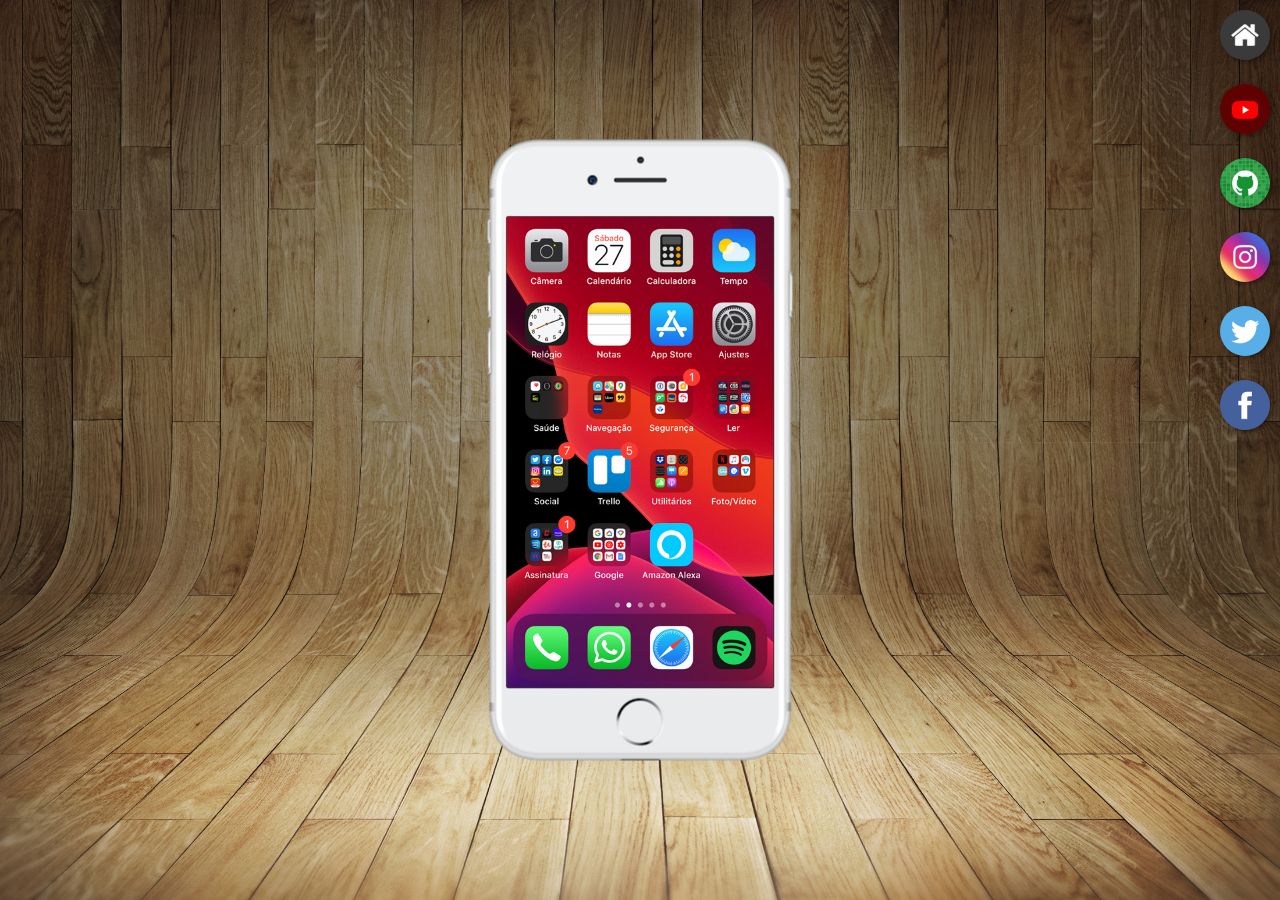
<file: index.html>
<!DOCTYPE html>
<html lang="pt-br">
<head>
    <meta charset="UTF-8">
    <meta name="viewport" content="width=device-width, initial-scale=1.0">
    <link rel="shortcut icon" href="favicon.ico" type="image/x-icon">
    <link rel="stylesheet" href="stylos/style.css">
    <title>Projeto Redes Sociais</title>
</head>
<body>
    <main>
        <section id="telefone">
            <iframe src="home.html" name="tela" id="tela" frameborder="0">
                Seu navegador não é compatível com isso
            </iframe>
        </section>
        <section id="redes-sociais">
            <a href="home.html" target="tela"><img src="imagens/logo-home.jpg" alt="Home"></a><br>
            <a href="youtube.html" target="tela"><img src="imagens/logo-youtube.jpg" alt="YouTube"></a><br>
            <a href="github.html" target="tela"><img src="imagens/logo-github.jpg" alt="Github"></a><br>
            <a href="stagran.html" target="tela"><img src="imagens/logo-instagram.jpg" alt="Instagran"></a><br>
            <a href="twitter.html" target="tela"><img src="imagens/logo-twitter.jpg" alt="twitter"></a><br>
            <a href="facebook.html" target="tela"><img src="imagens/logo-facebook.jpg" alt="facebook"></a>
        </section>
    </main>
</body>
</html>
</file>
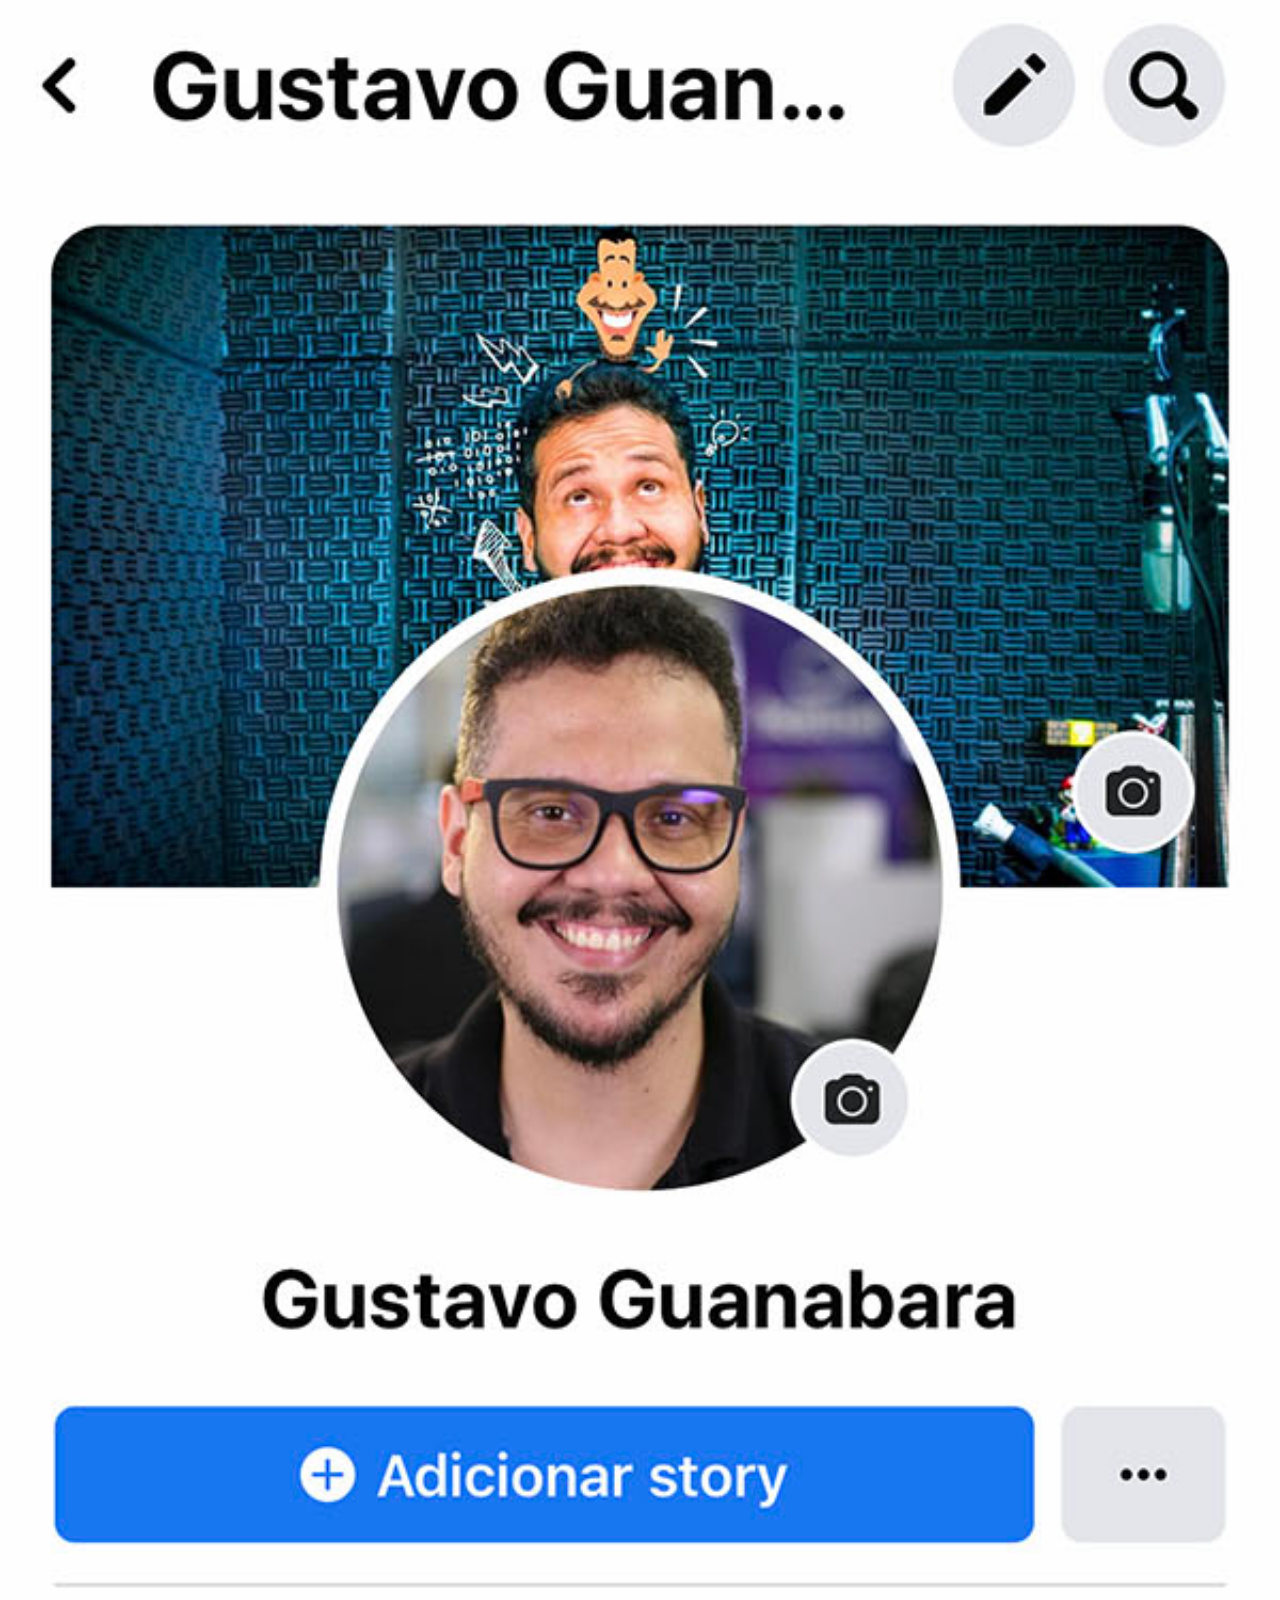
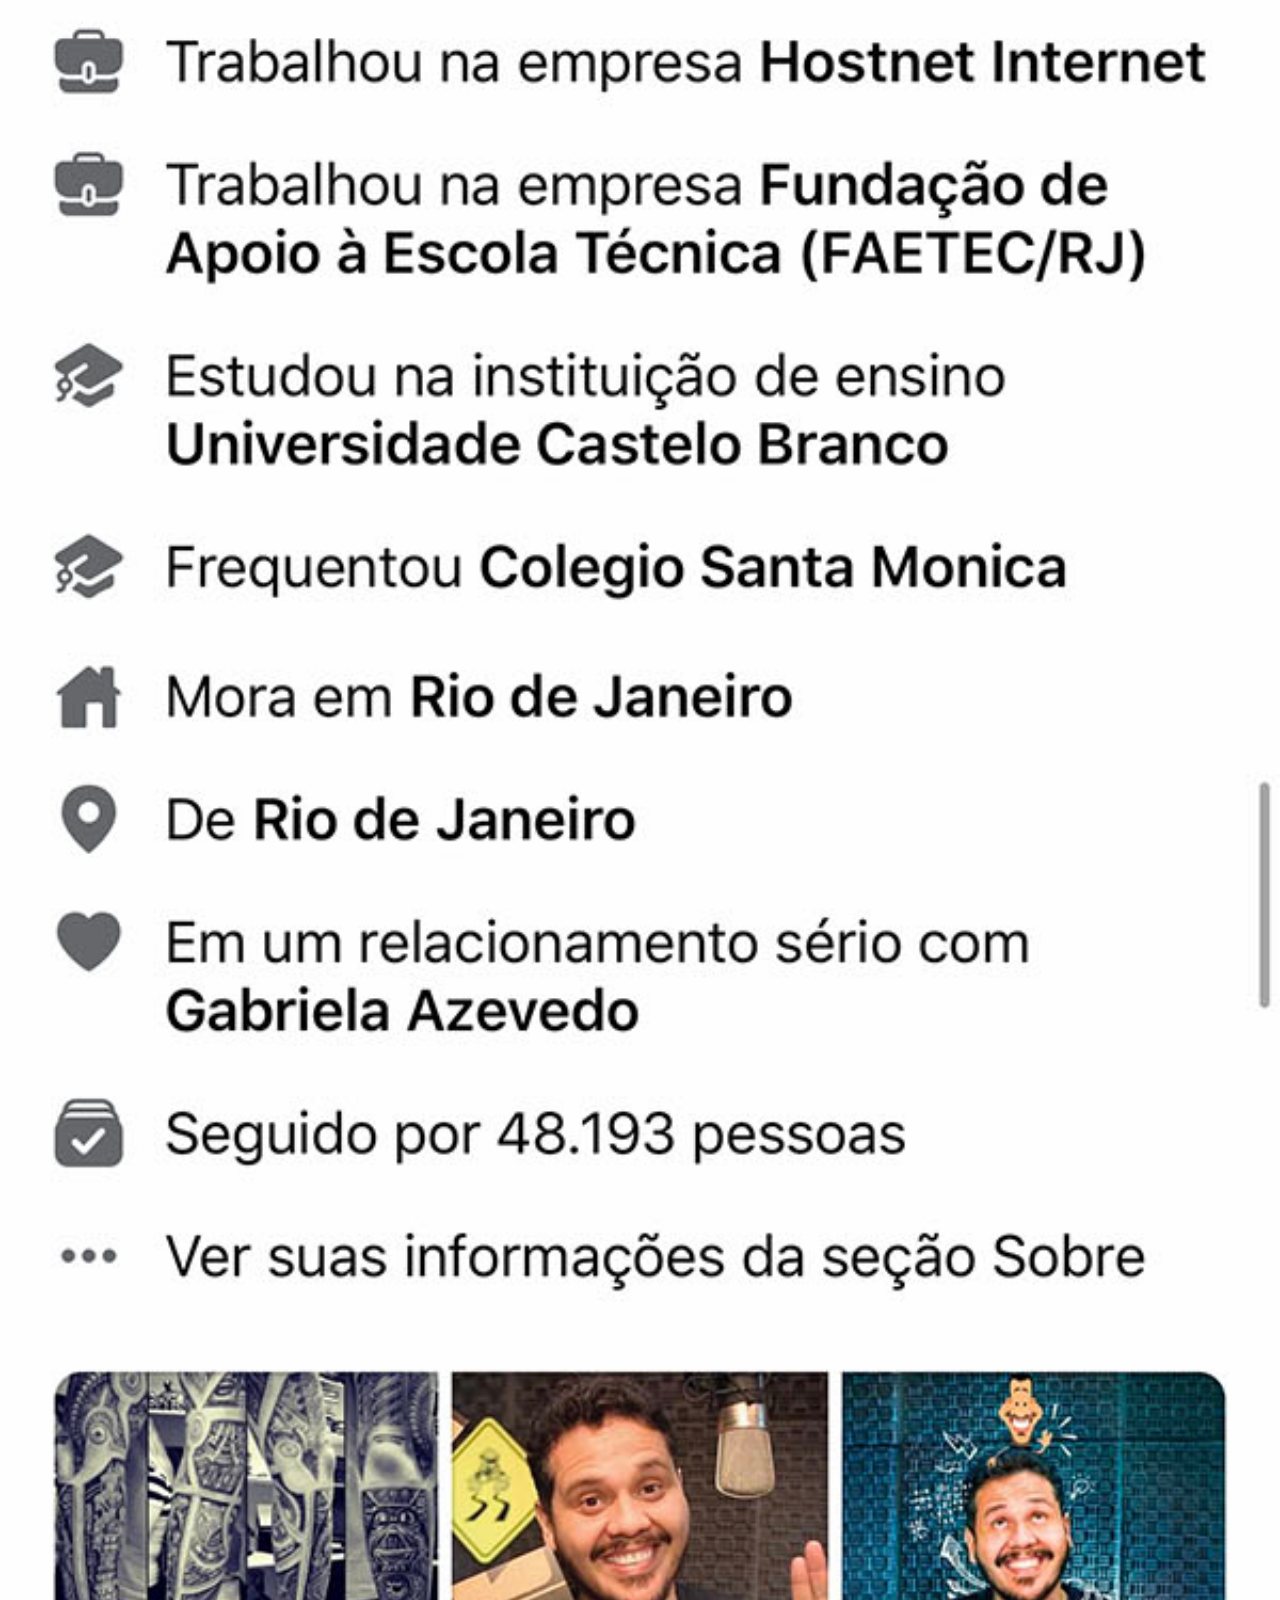
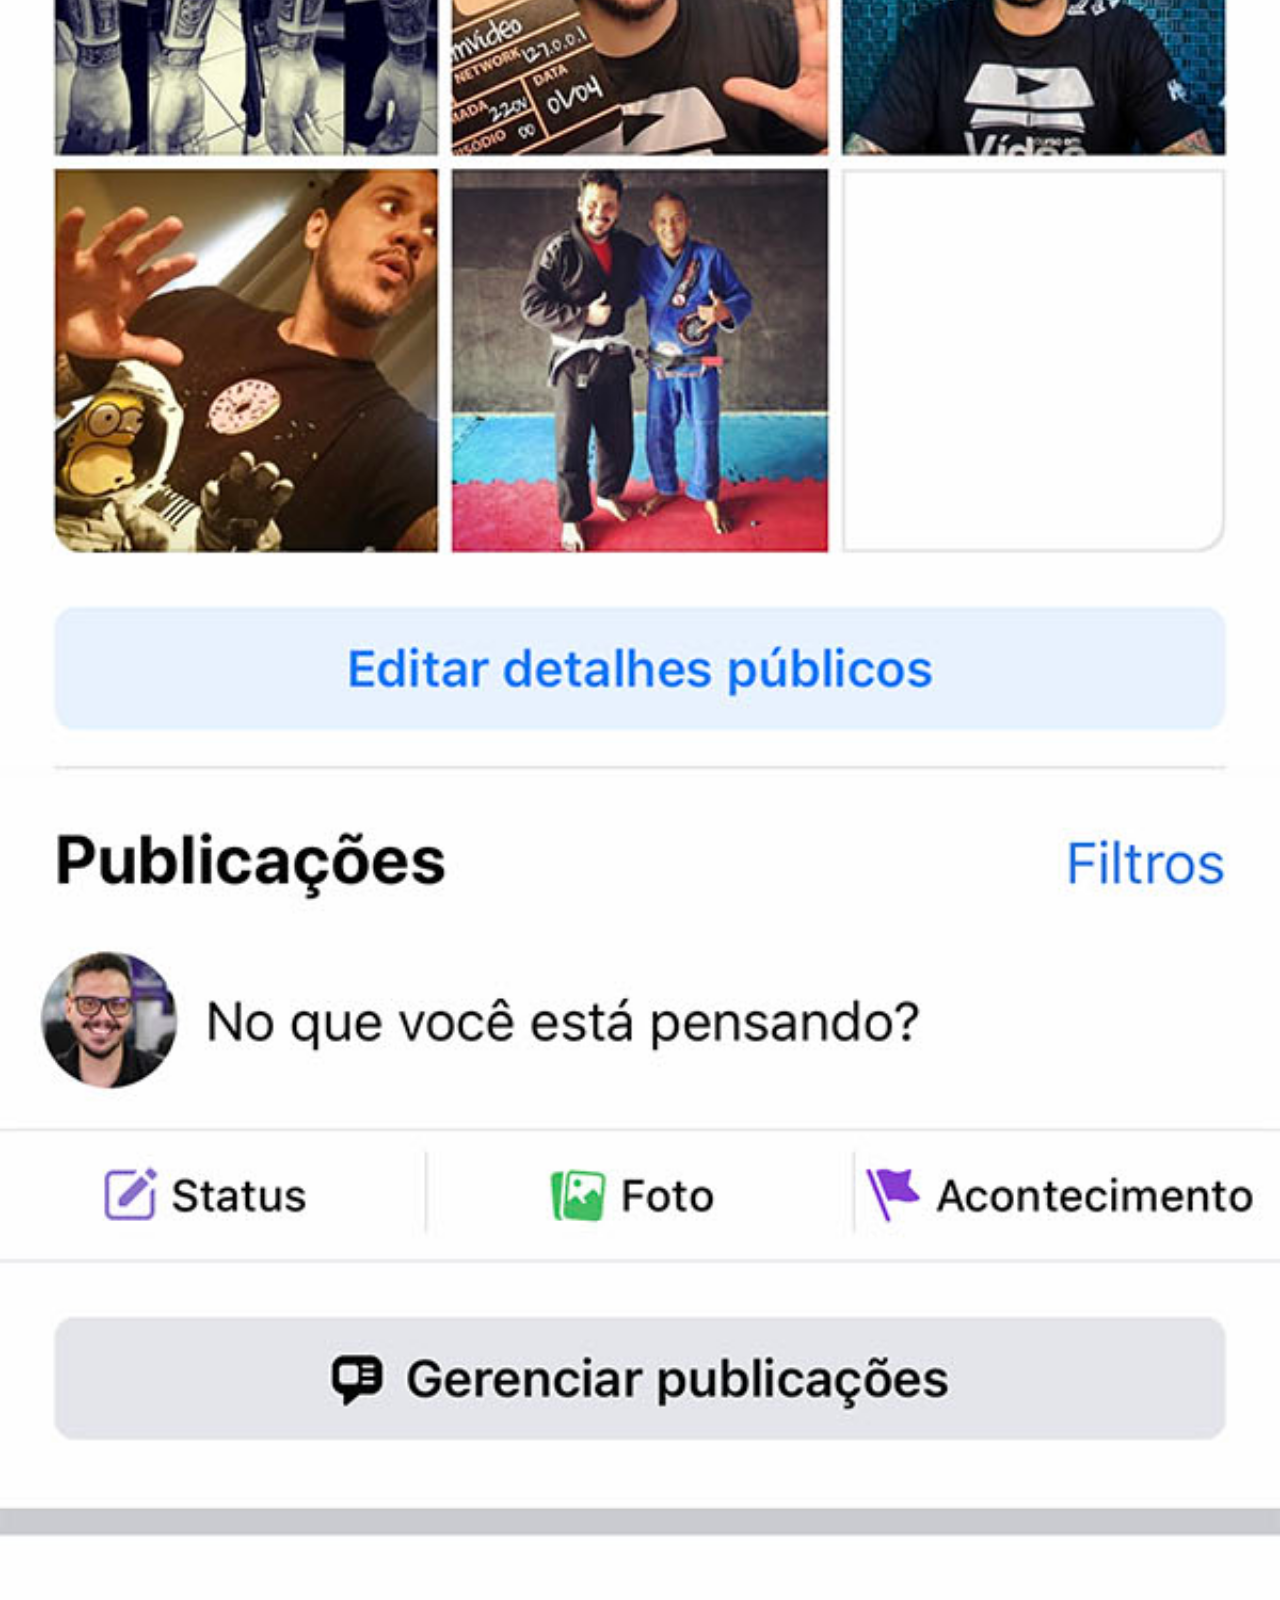
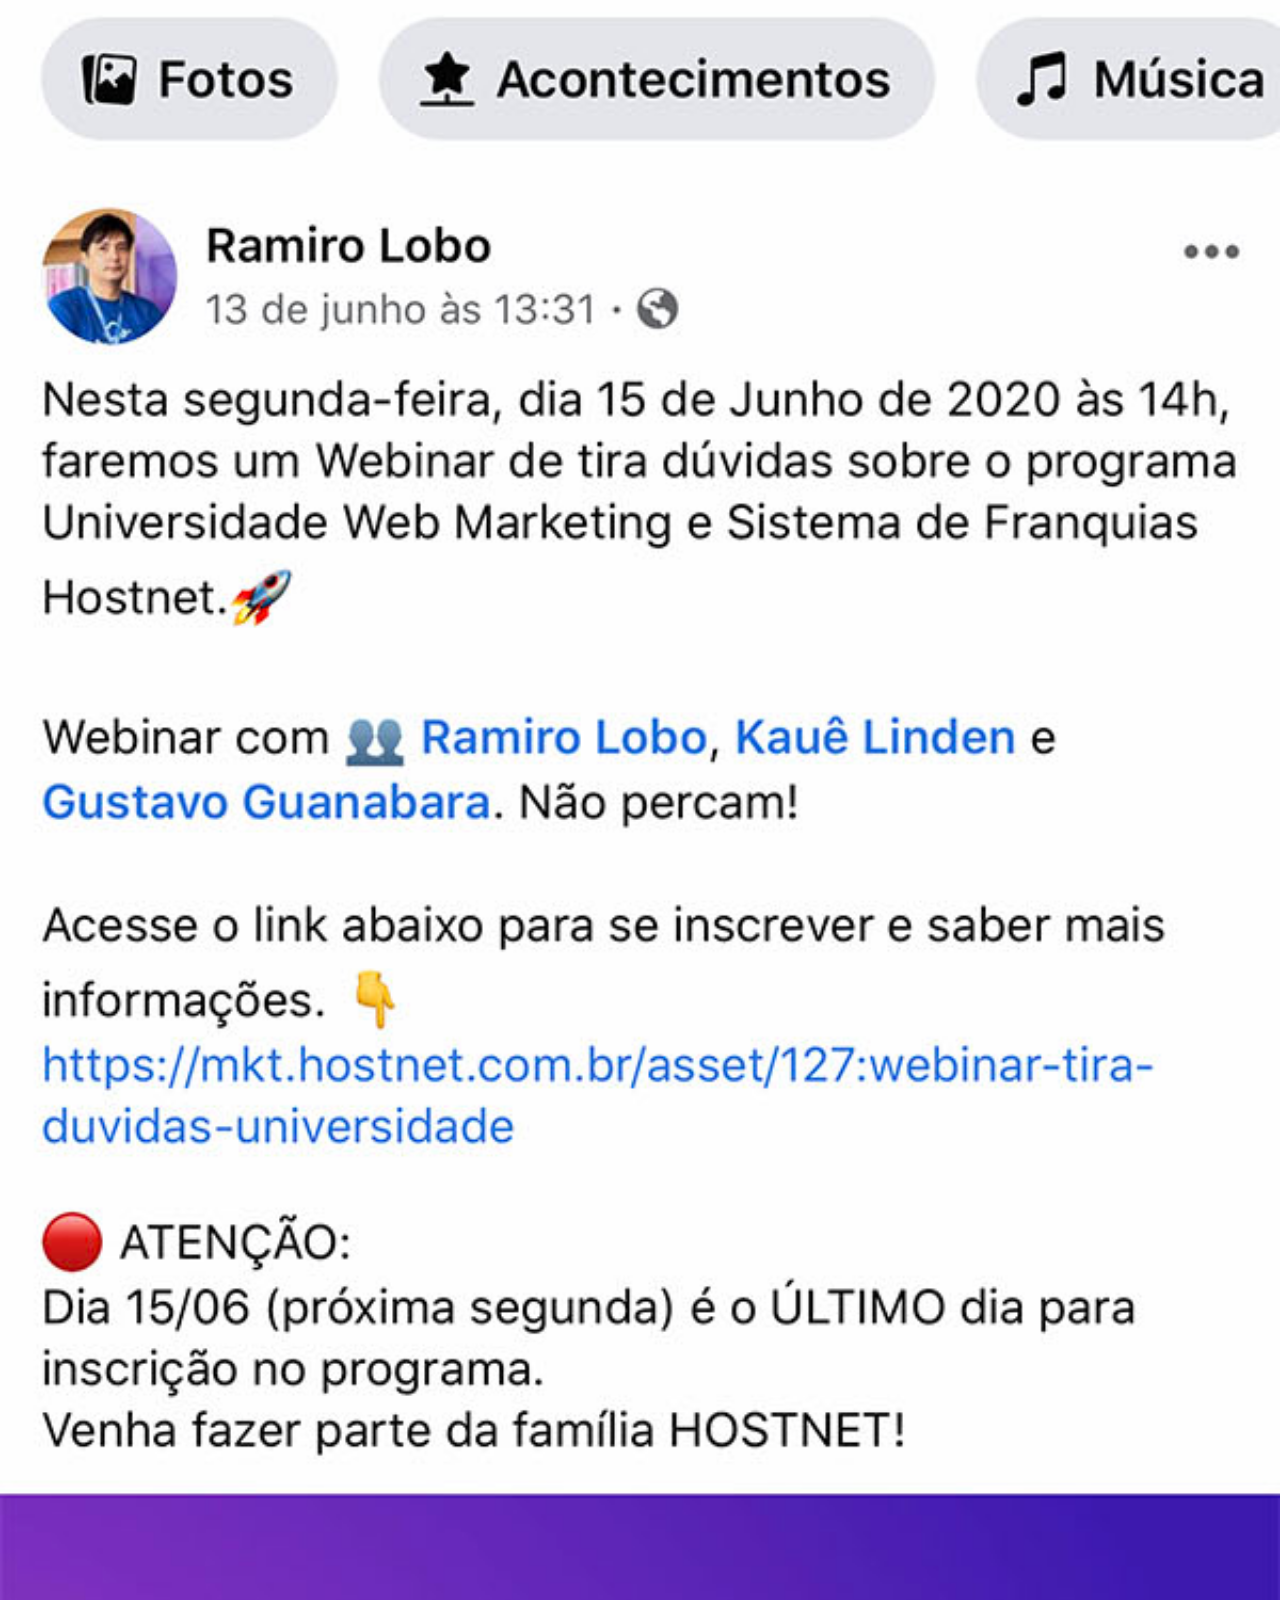
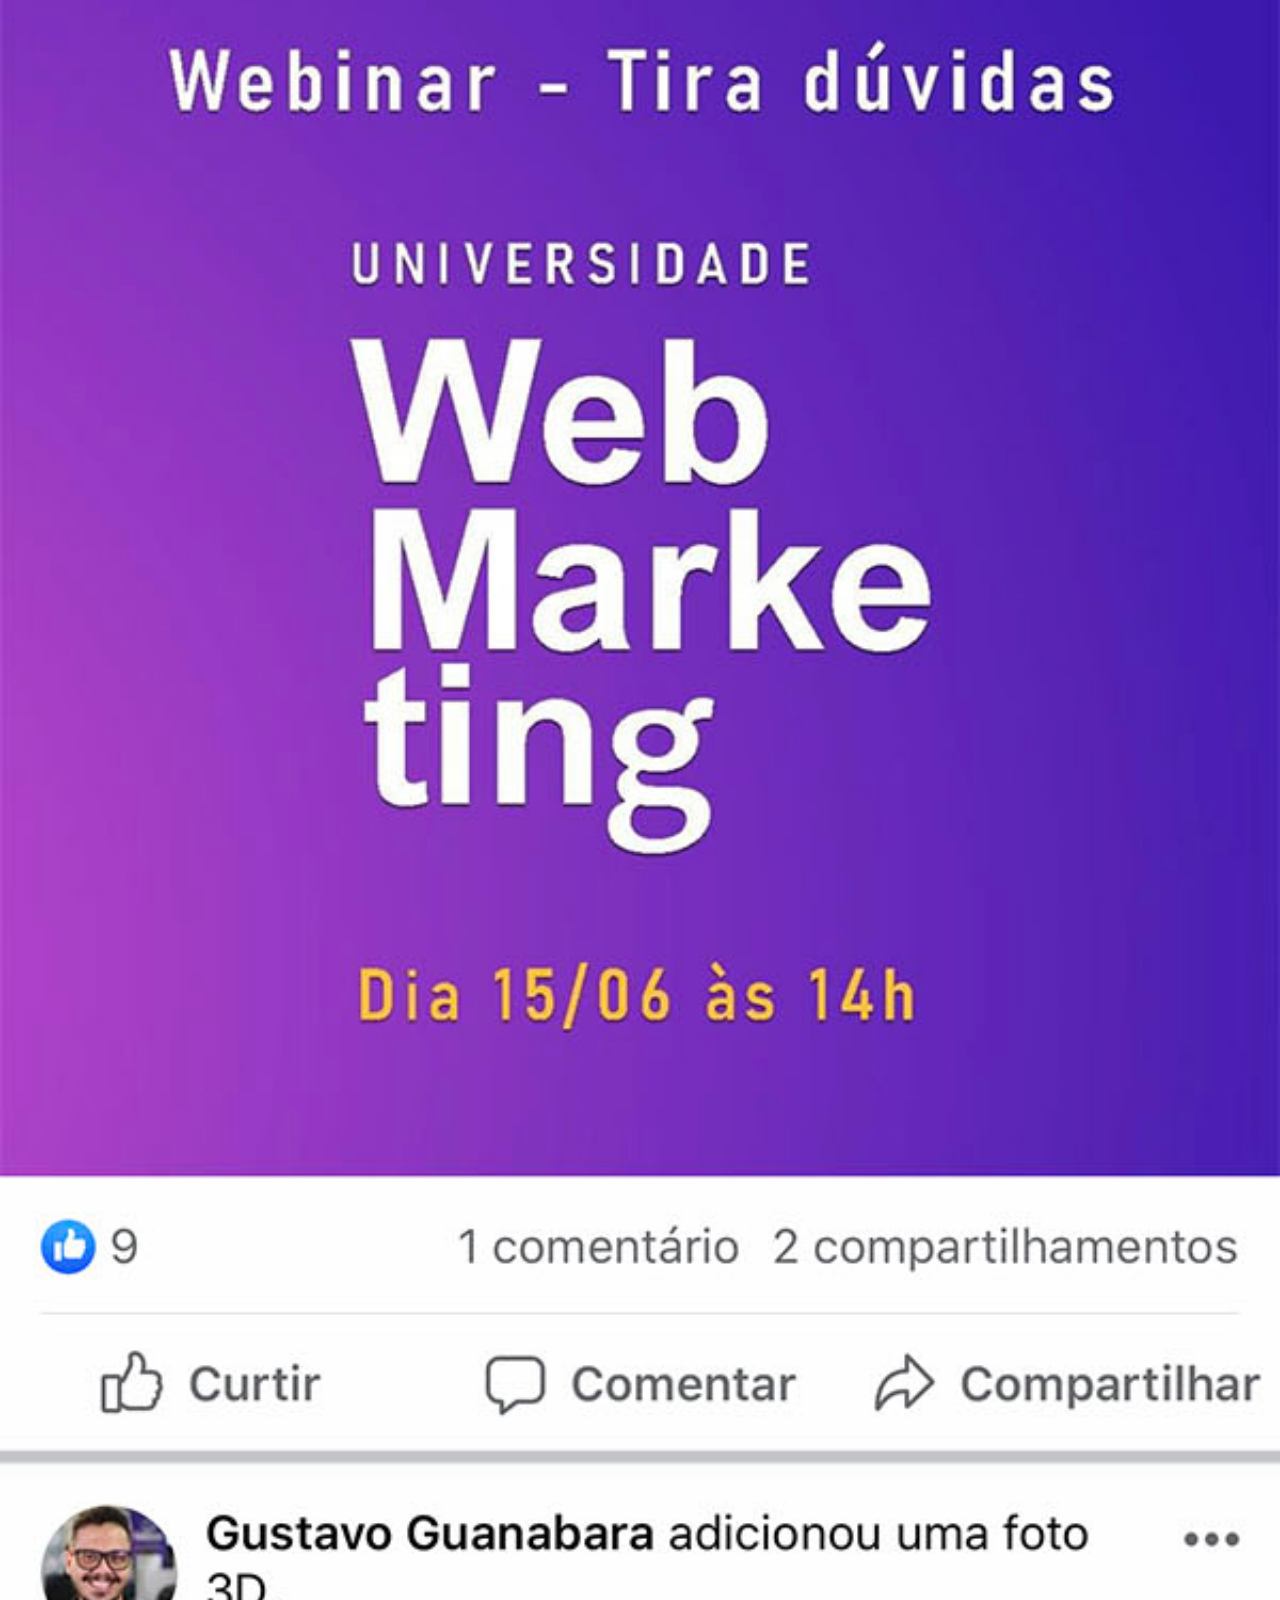
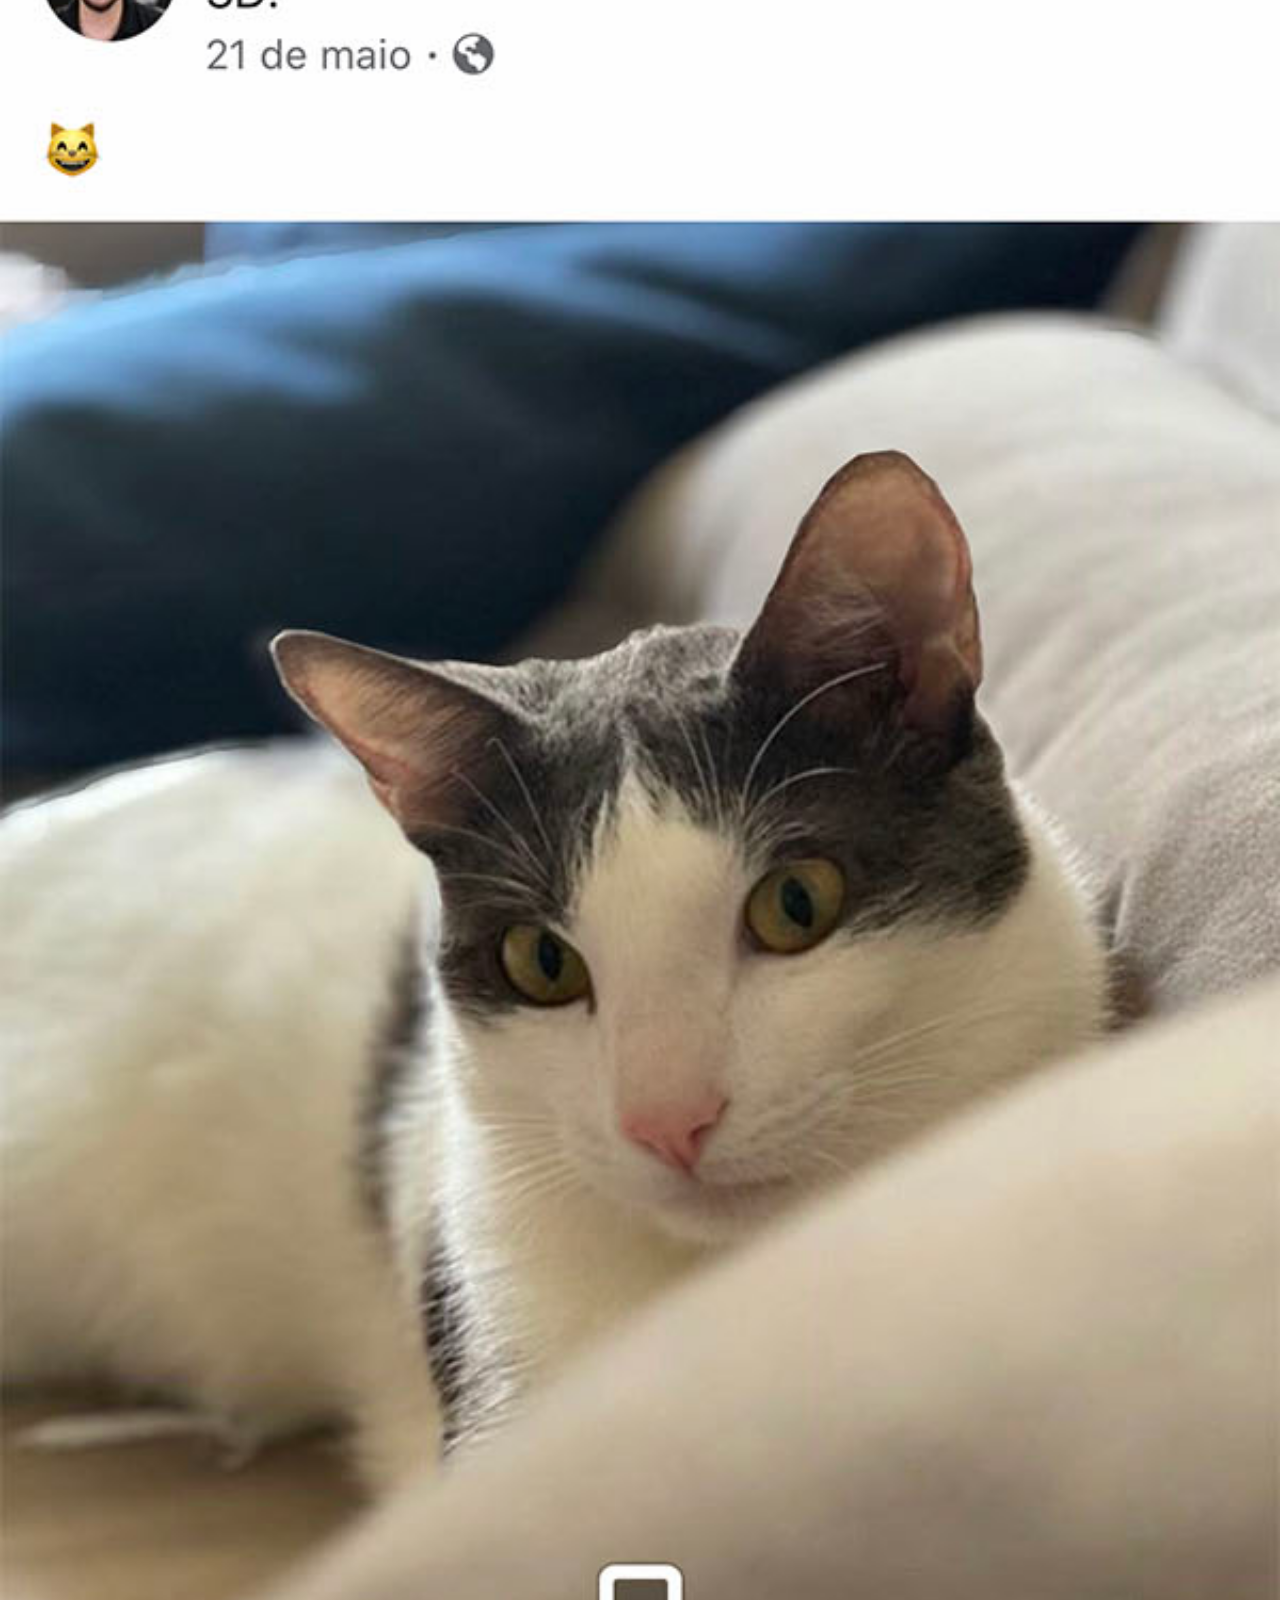
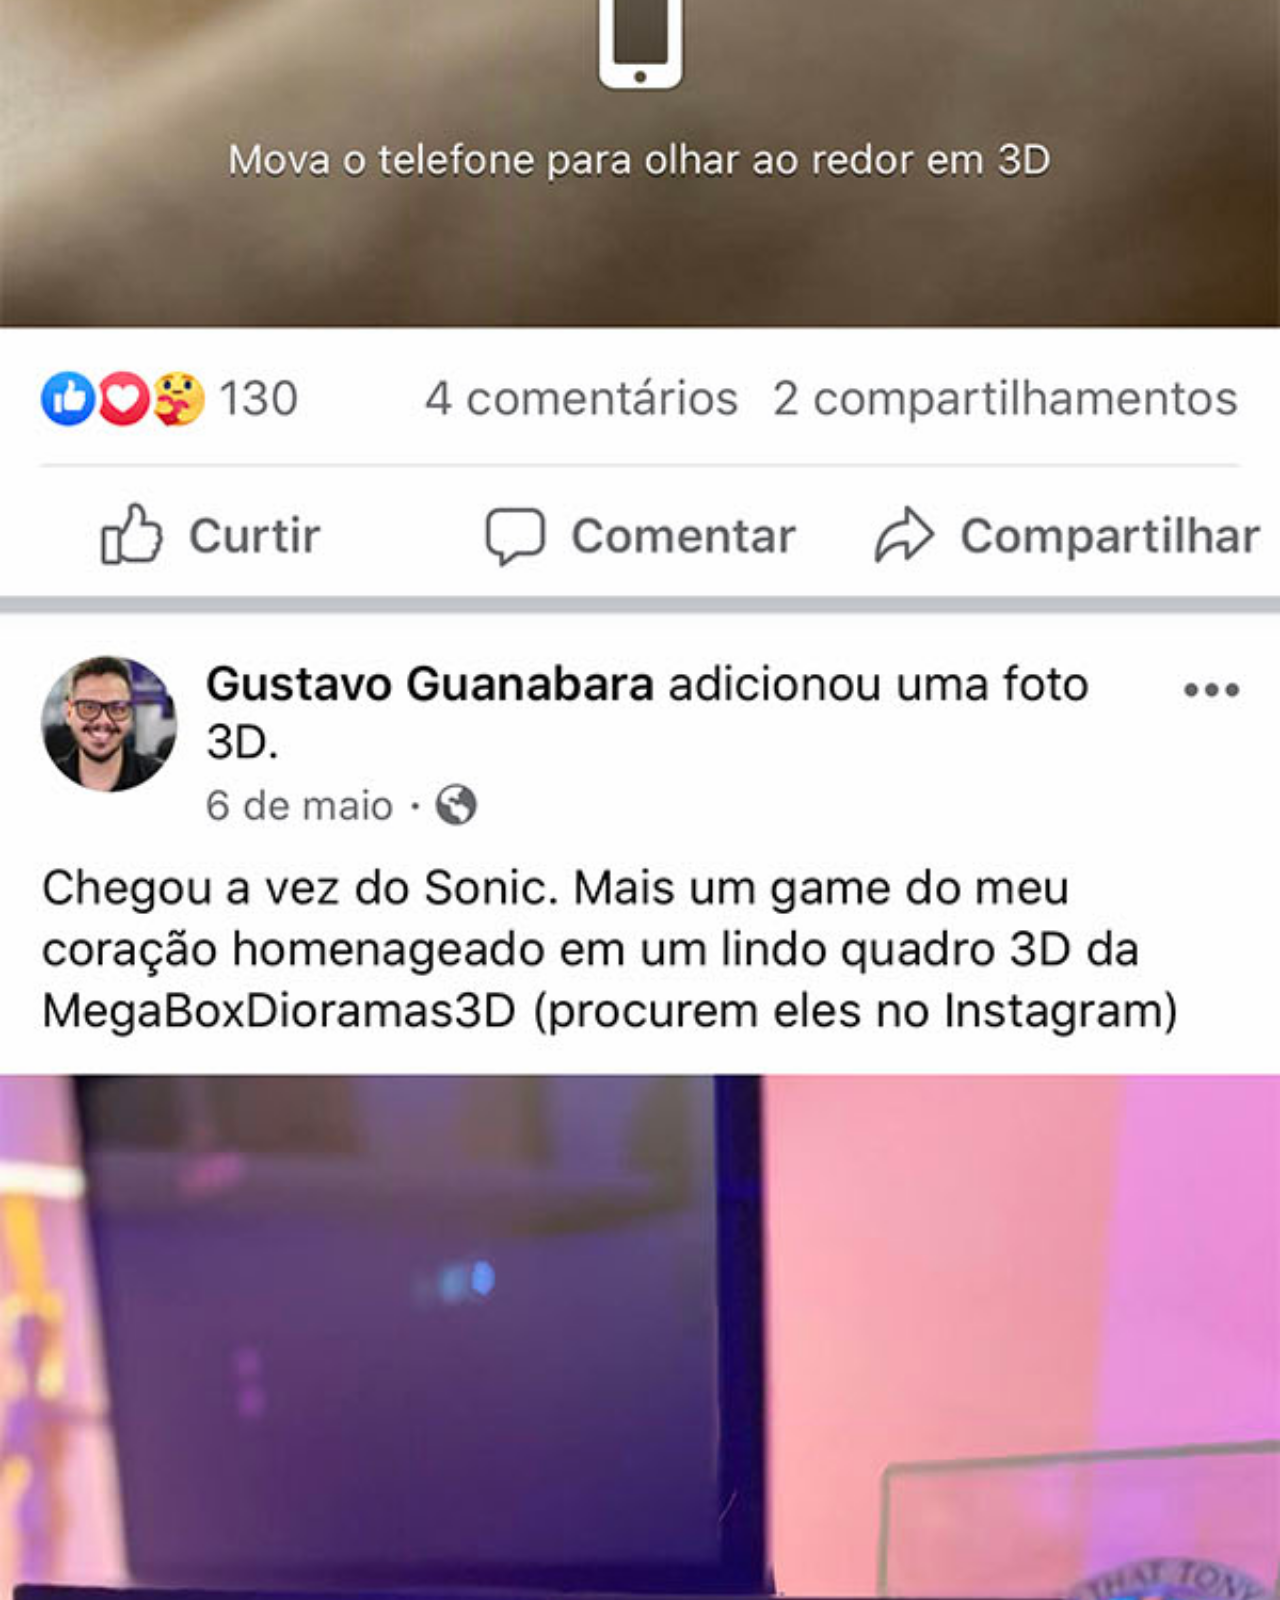
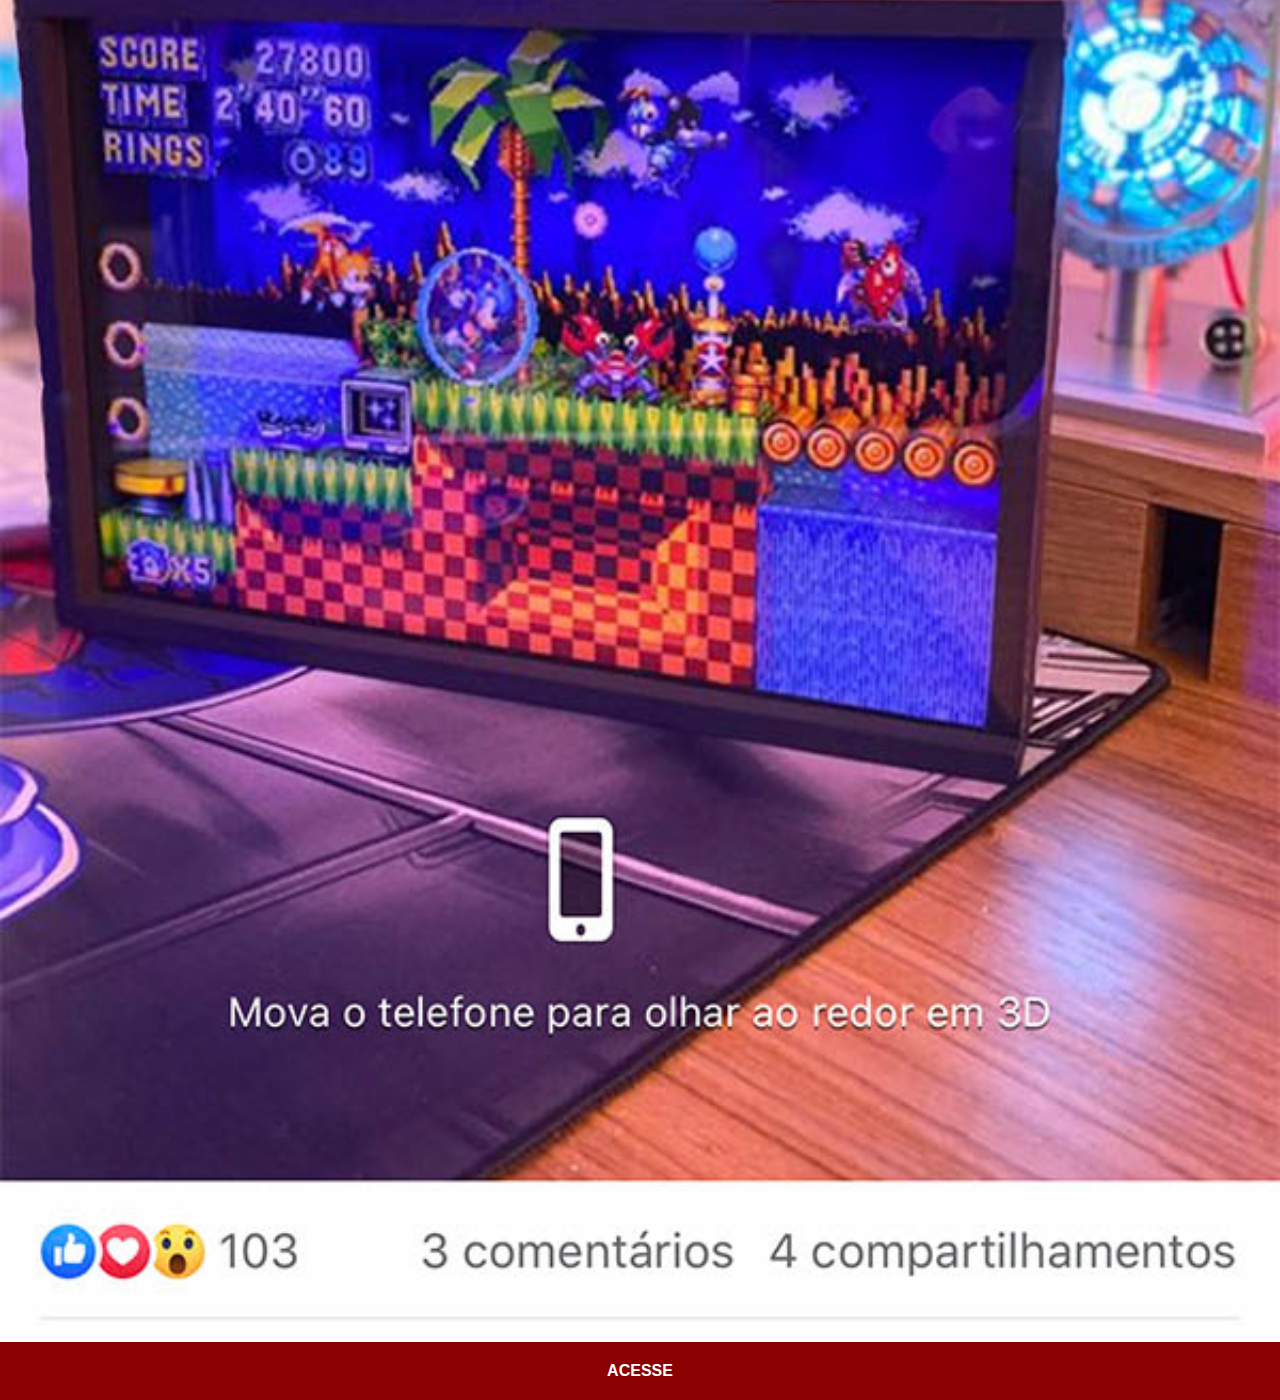
<file: facebook.html>
<!DOCTYPE html>
<html lang="pt-br">
<head>
    <meta charset="UTF-8">
    <meta name="viewport" content="width=device-width, initial-scale=1.0">
    <title>Facebook</title>
    <link rel="stylesheet" href="estilos/social.css">
</head>
<body>
    <img src="imagens/tela-facebook.jpg" alt="Facebook">
<a href="https://www.facebook.com/francis.araujo.509" target="_blank">ACESSE</a>
</body>
</html>
</file>
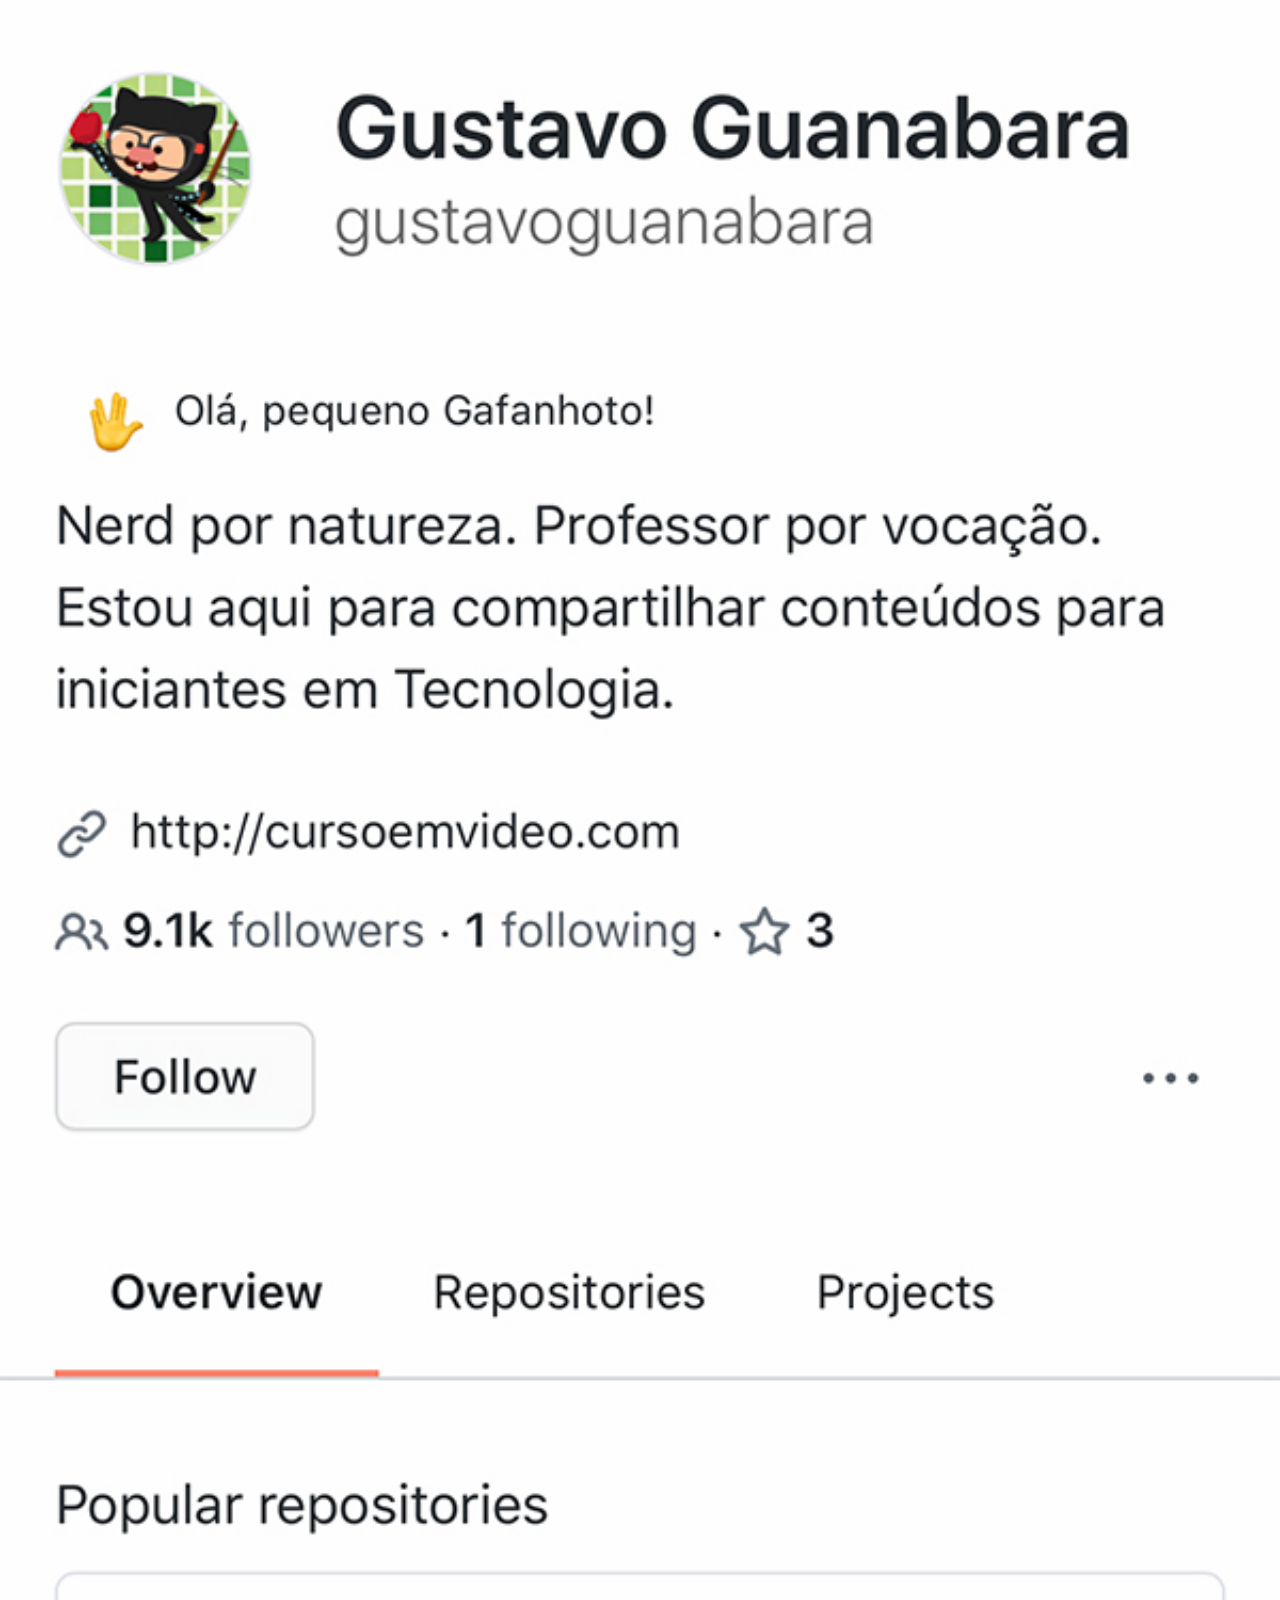
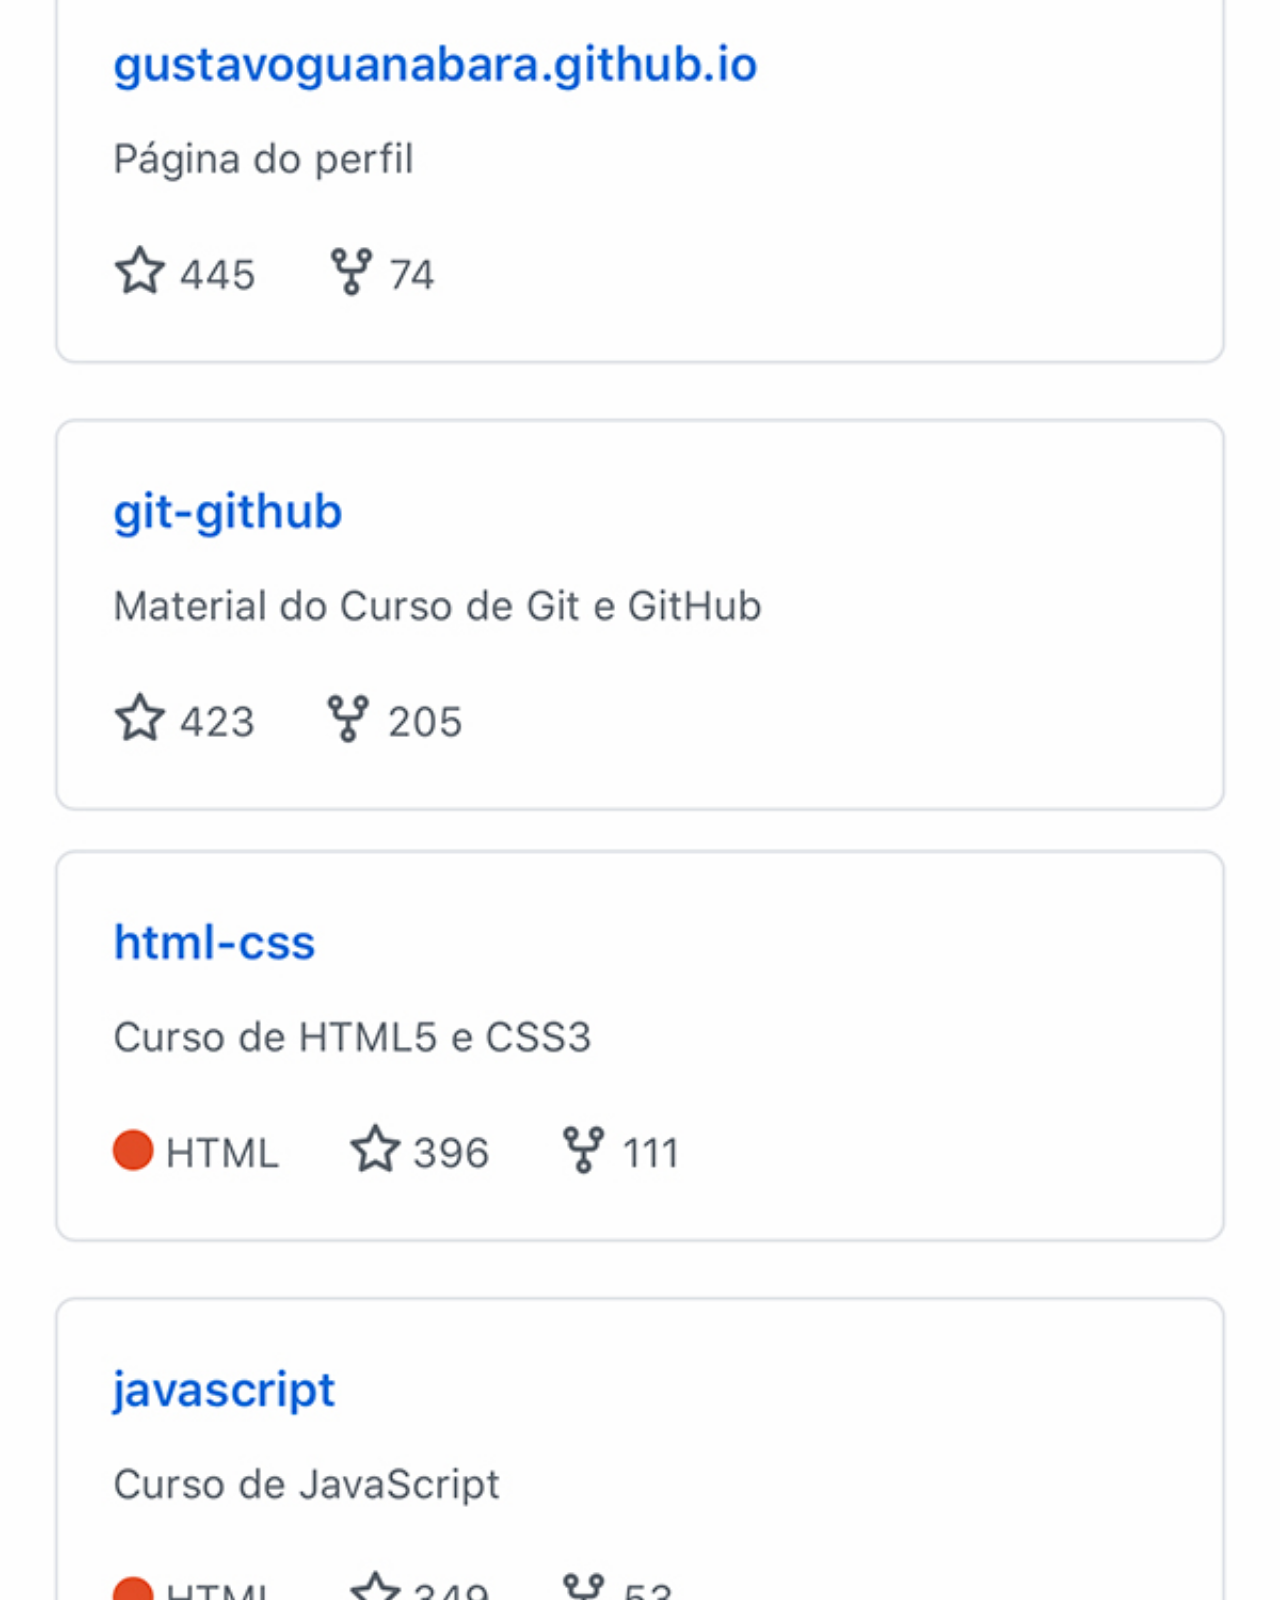
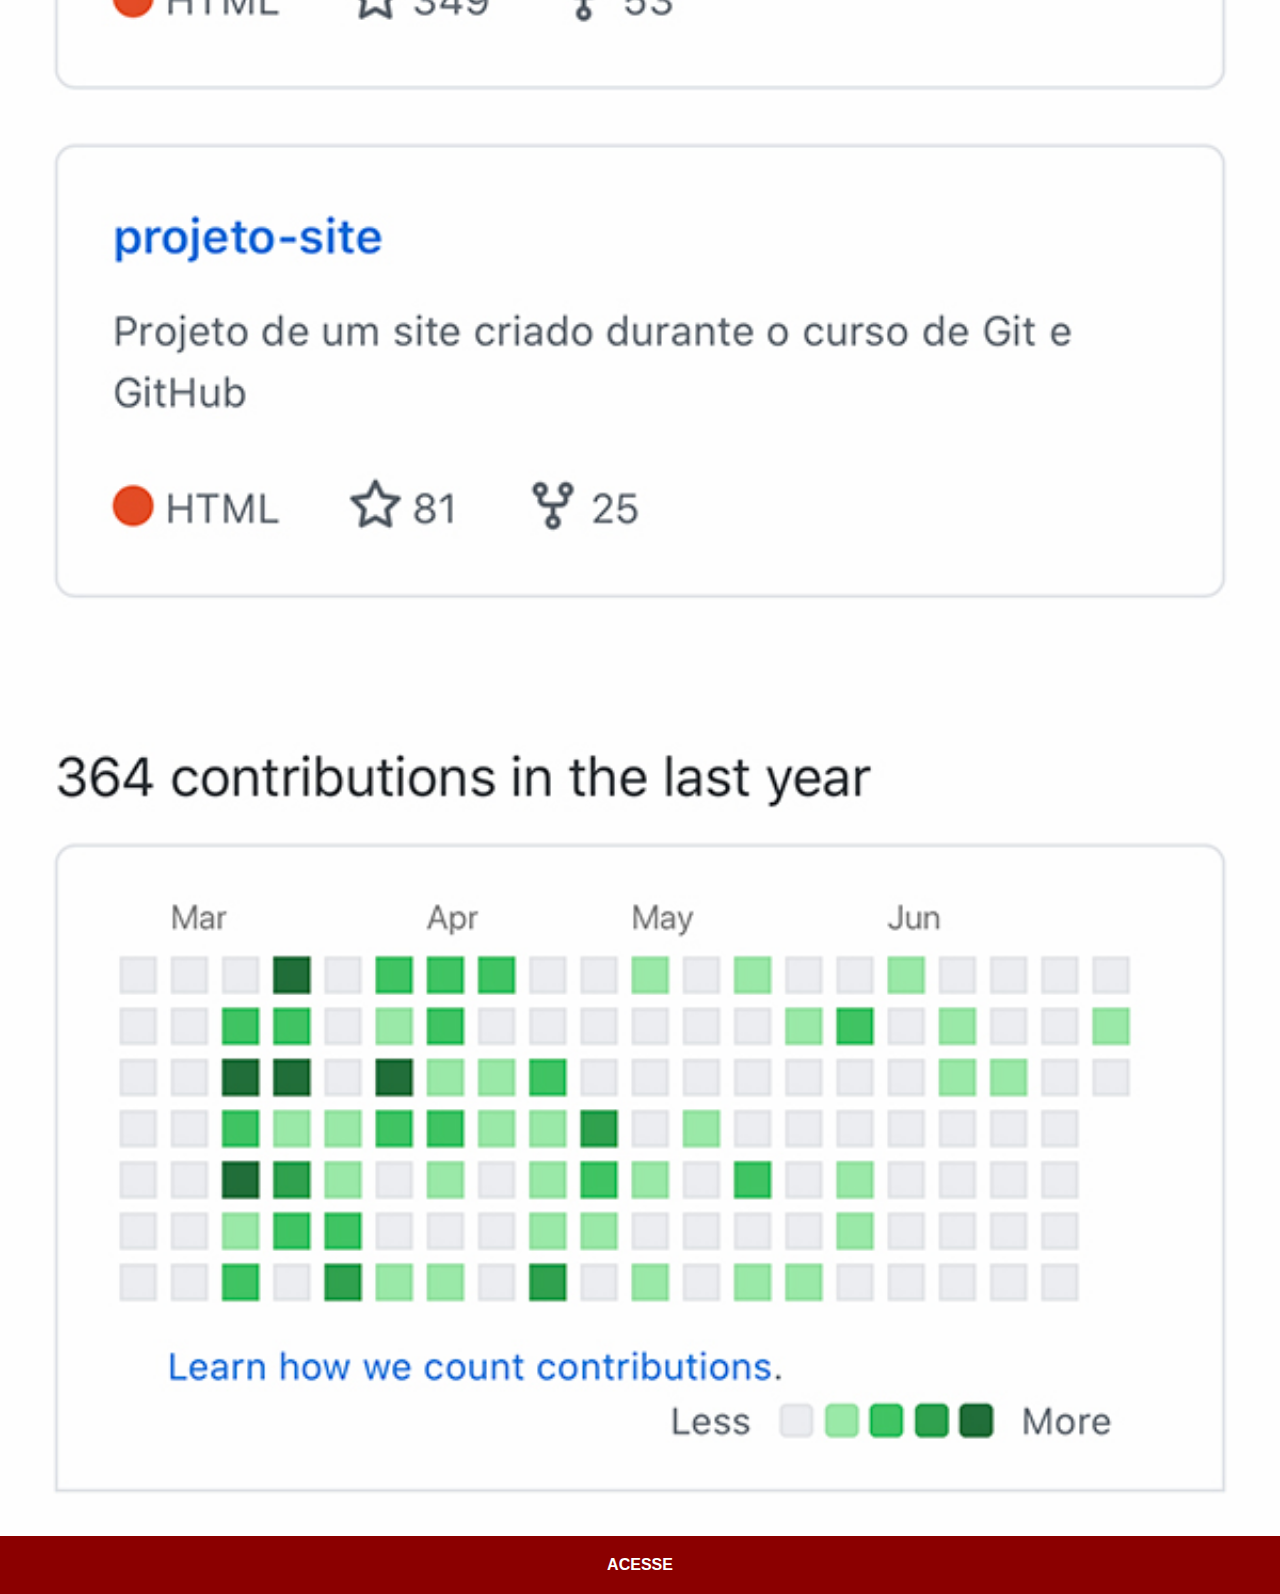
<file: github.html>
<!DOCTYPE html>
<html lang="pt-br">
<head>
    <meta charset="UTF-8">
    <meta name="viewport" content="width=device-width, initial-scale=1.0">
    <title>GitHub</title>
    <link rel="stylesheet" href="estilos/social.css">
</head>
<body>
    <img src="imagens/tela-github.jpg" alt="GitHub">
<a href="https://github.com/francisconeponuceno/" target="_blank">ACESSE</a>
</body>
</html>
</file>
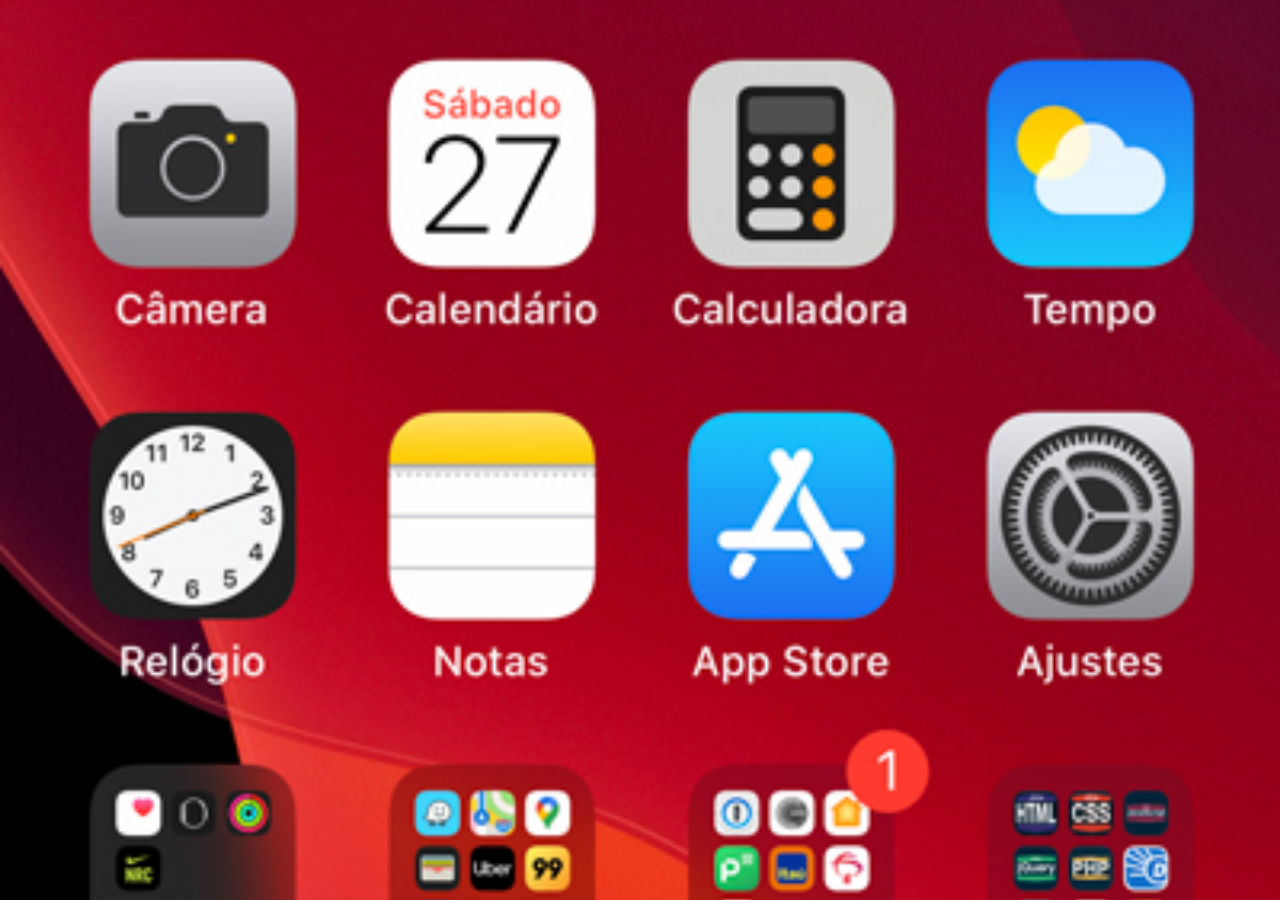
<file: home.html>
<!DOCTYPE html>
<html lang="pt-br">
<head>
    <meta charset="UTF-8">
    <meta name="viewport" content="width=device-width, initial-scale=1.0">
    <title>Home</title>
</head>
<style>
    * {
        margin: 0px;
        padding: 0px;
    }

    body {
        width: 100vw;
        height: 100vh;
        background: black url('imagens/tela-home.jpg') no-repeat top center;
        background-size: cover;
    }
</style>
<body>
    
</body>
</html>
</file>
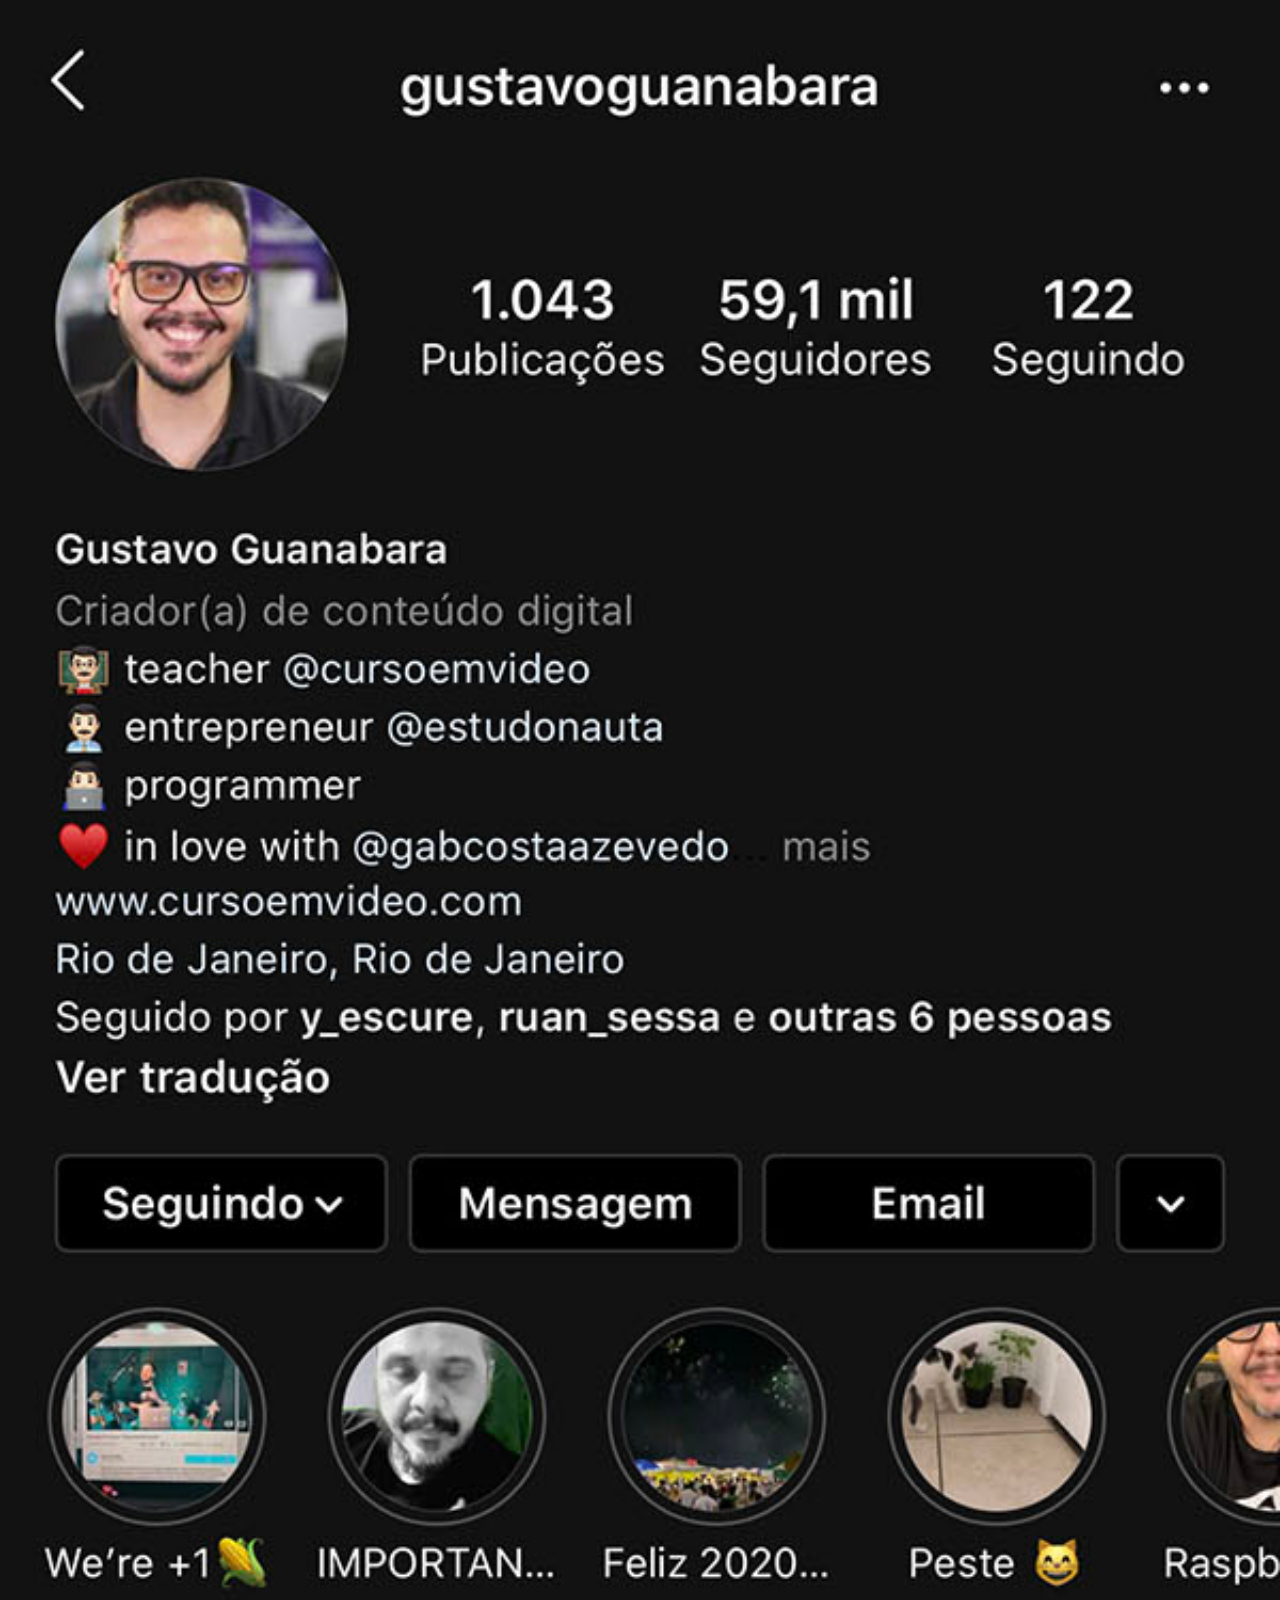
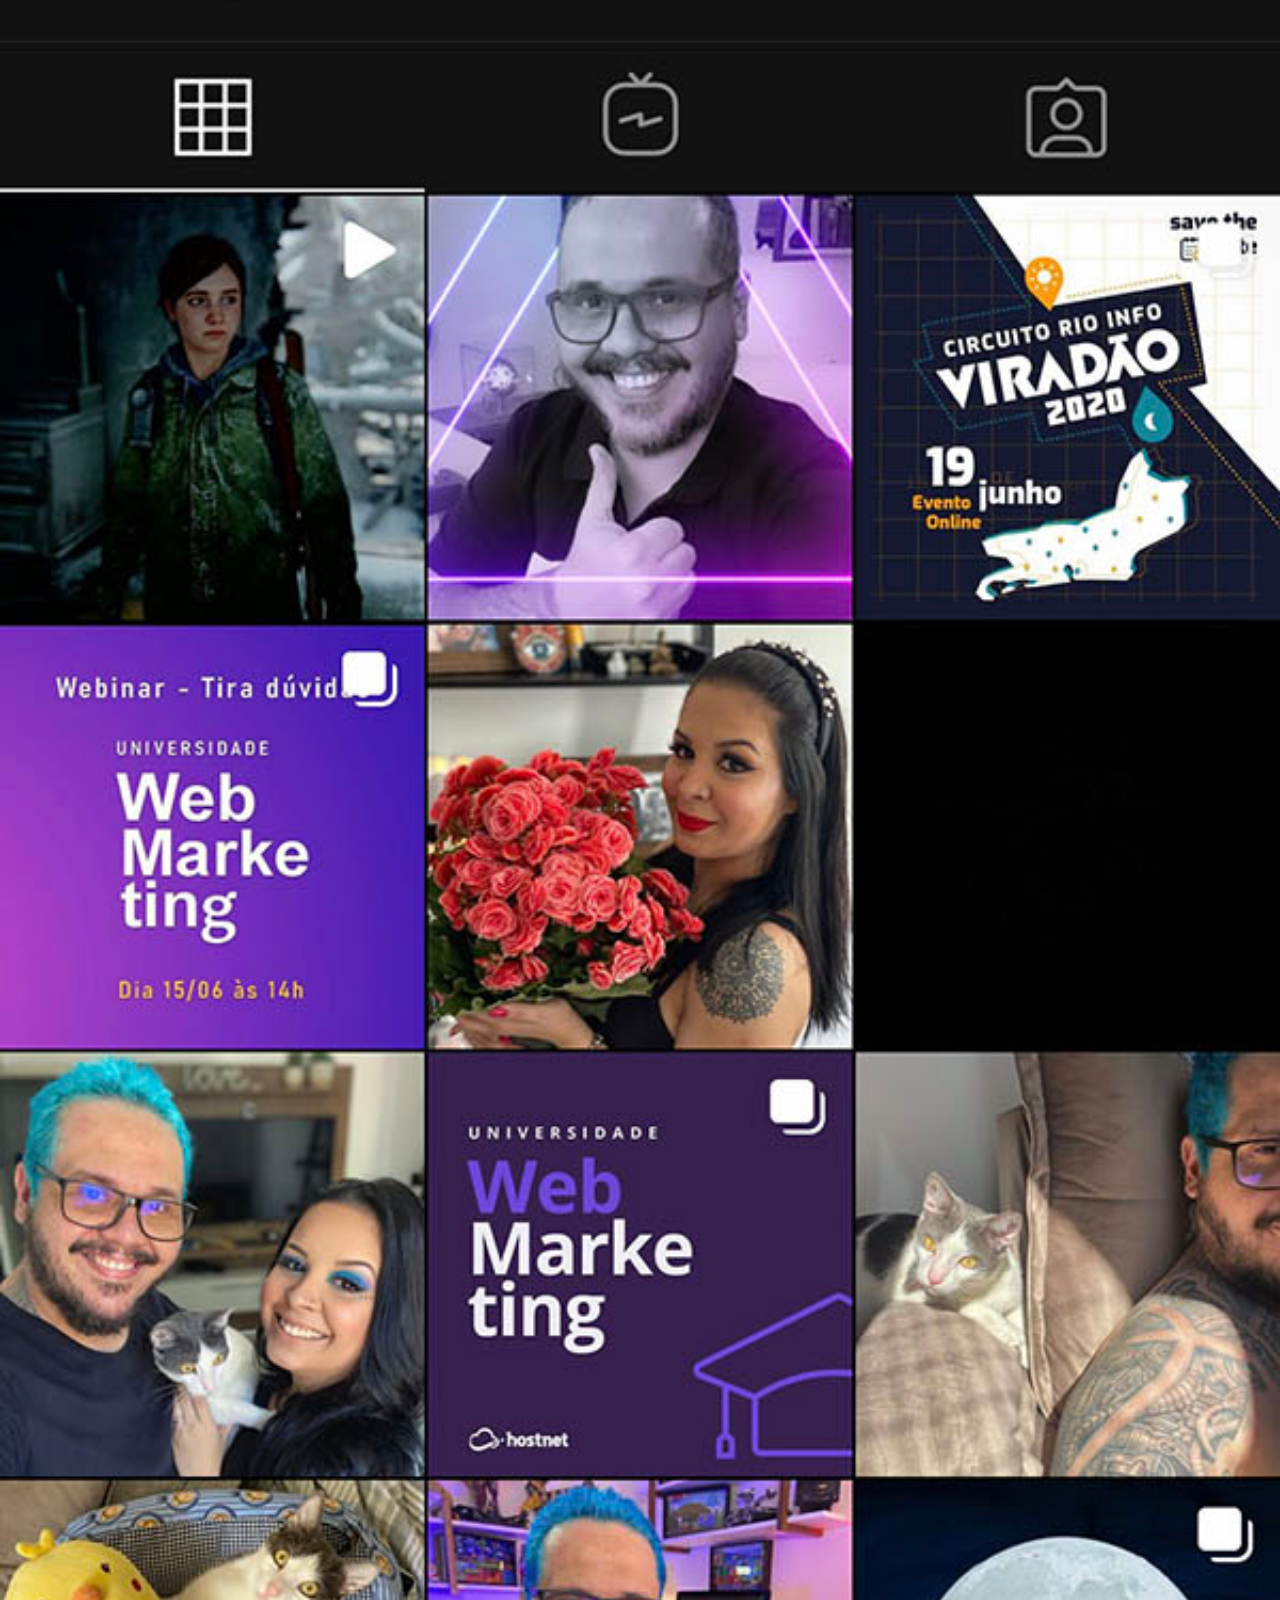
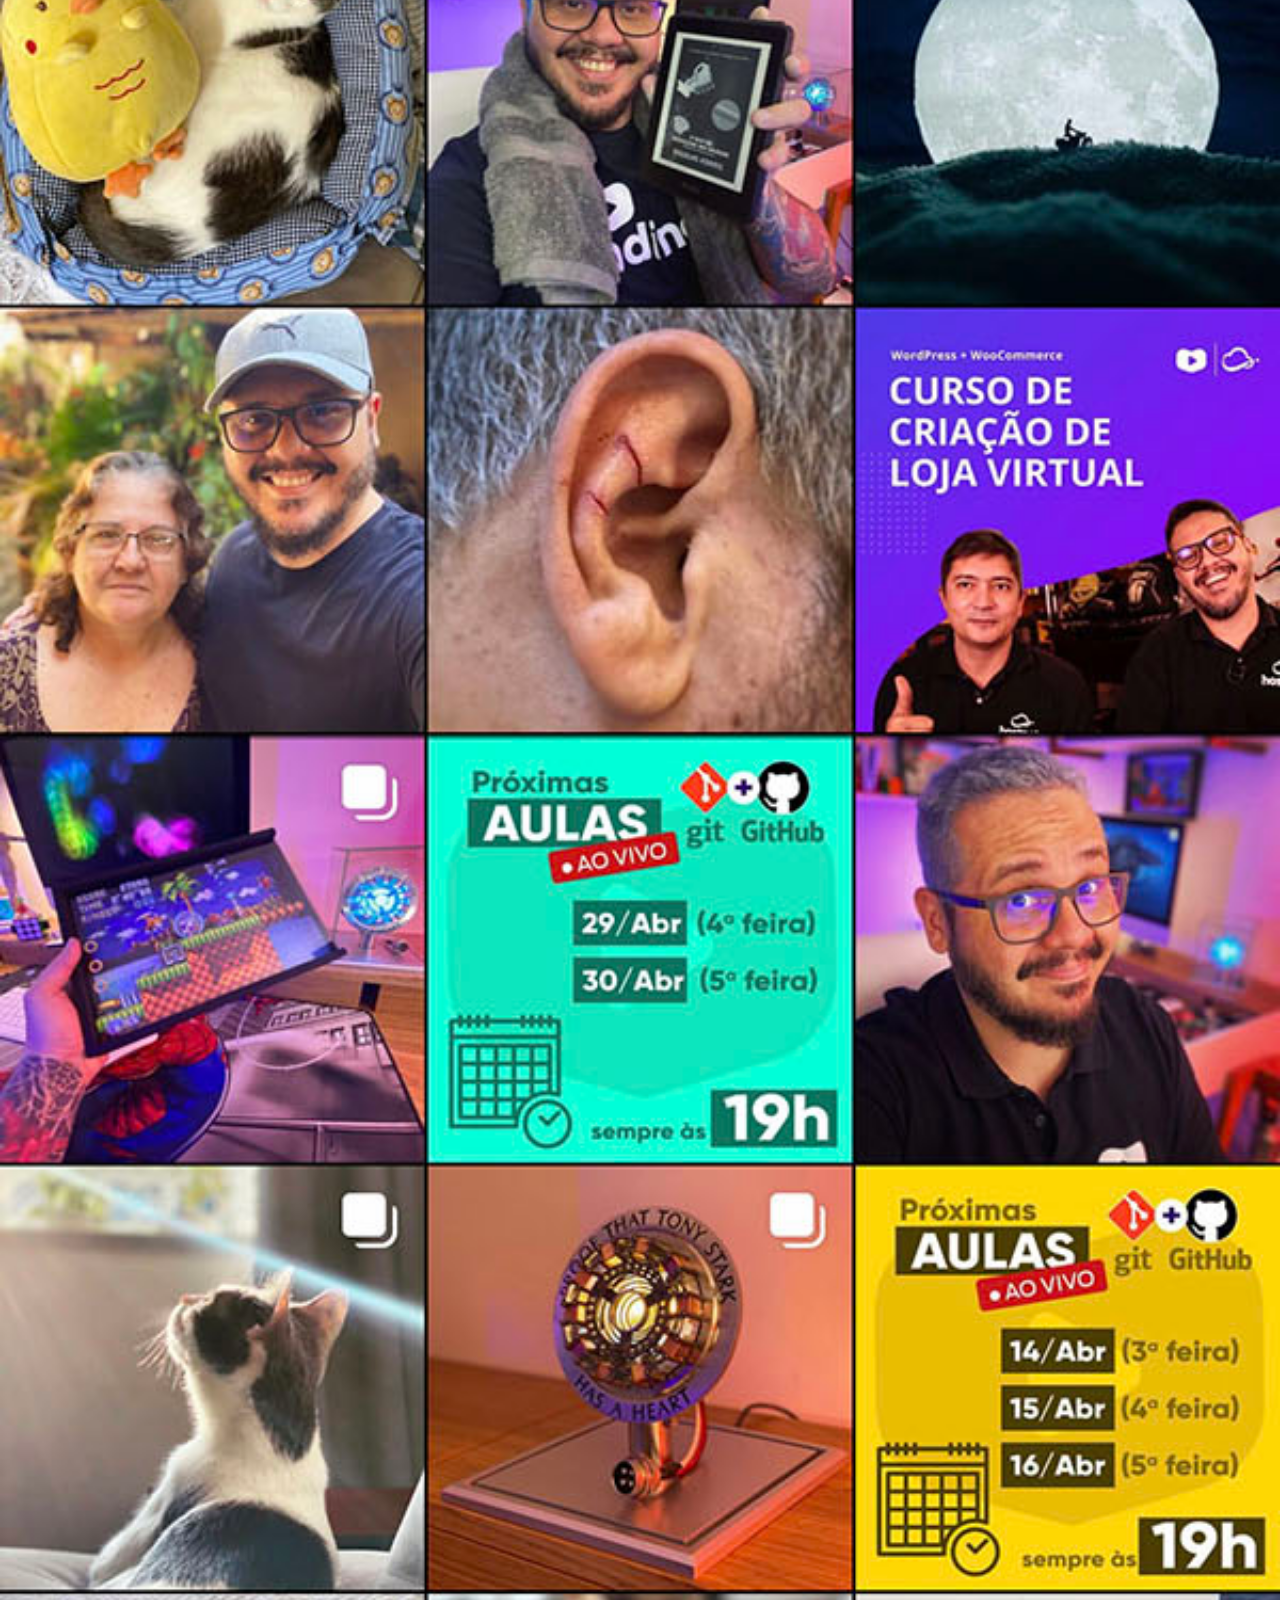
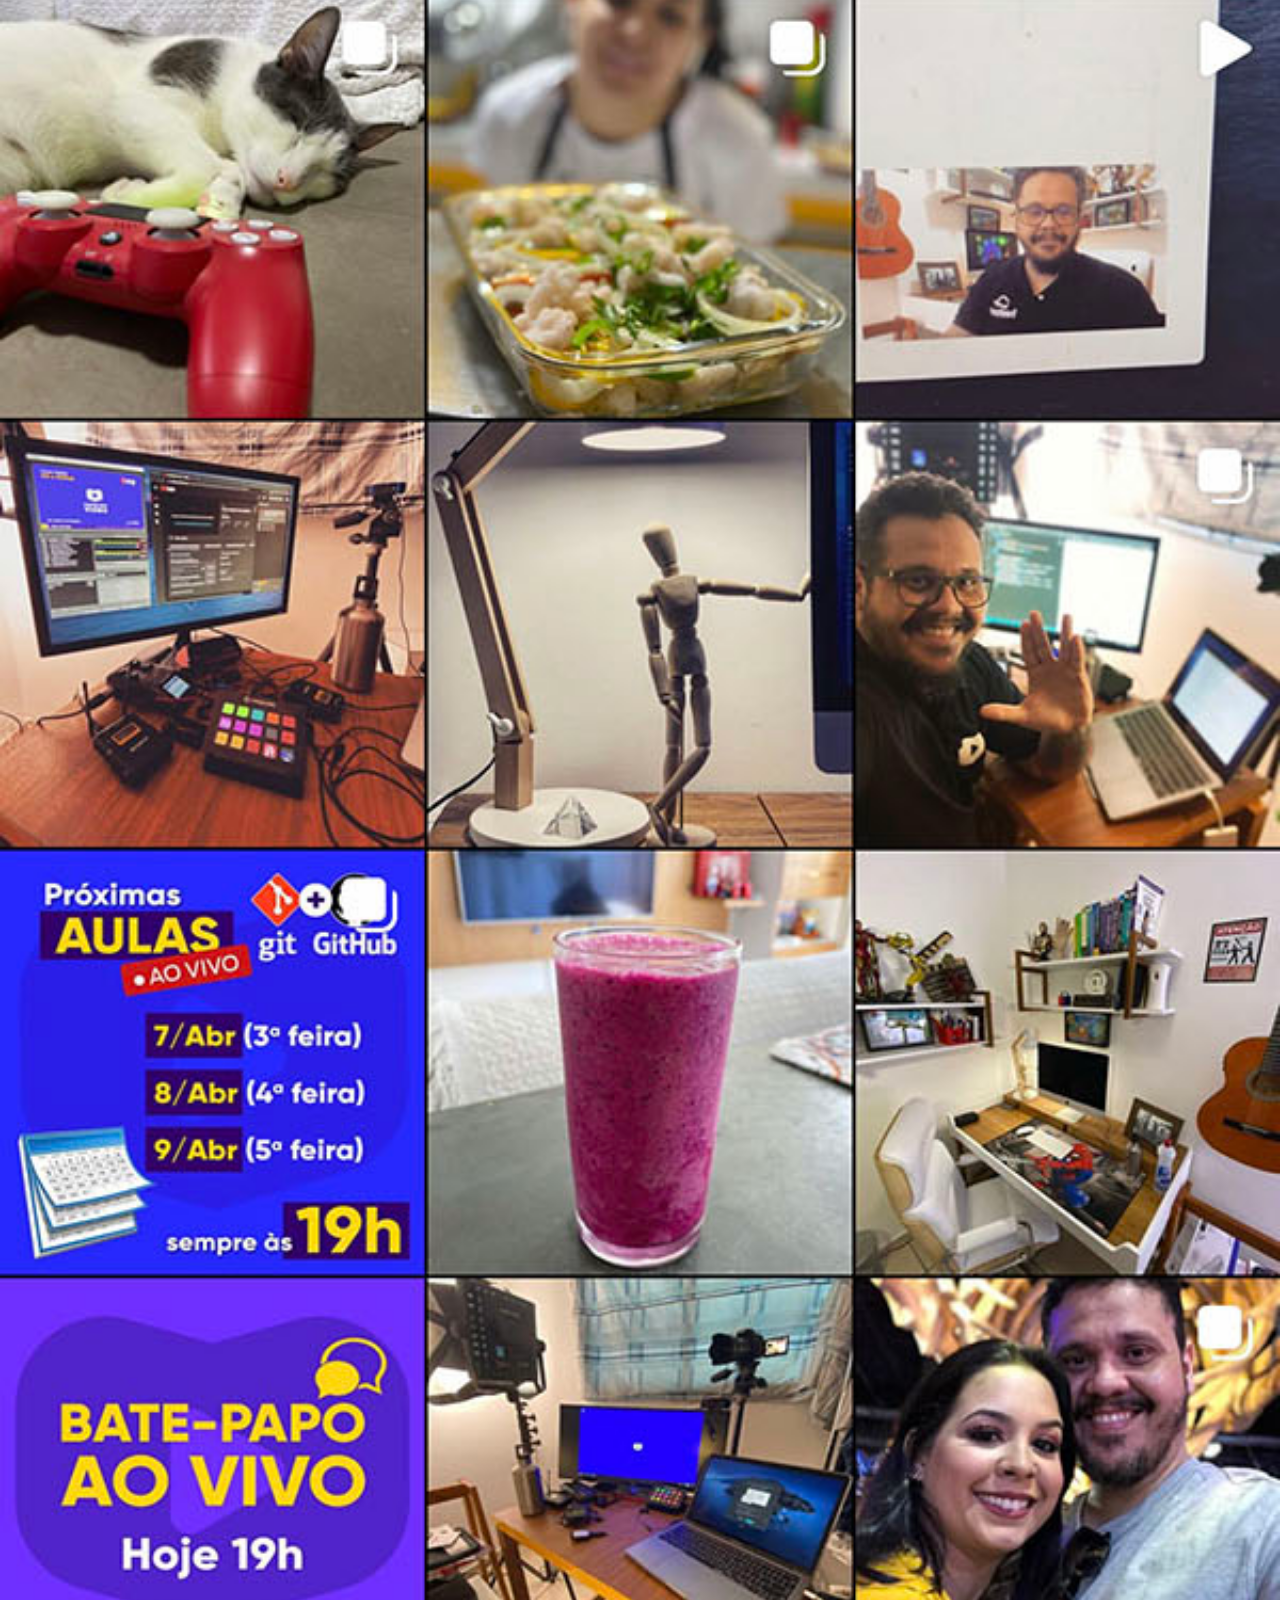
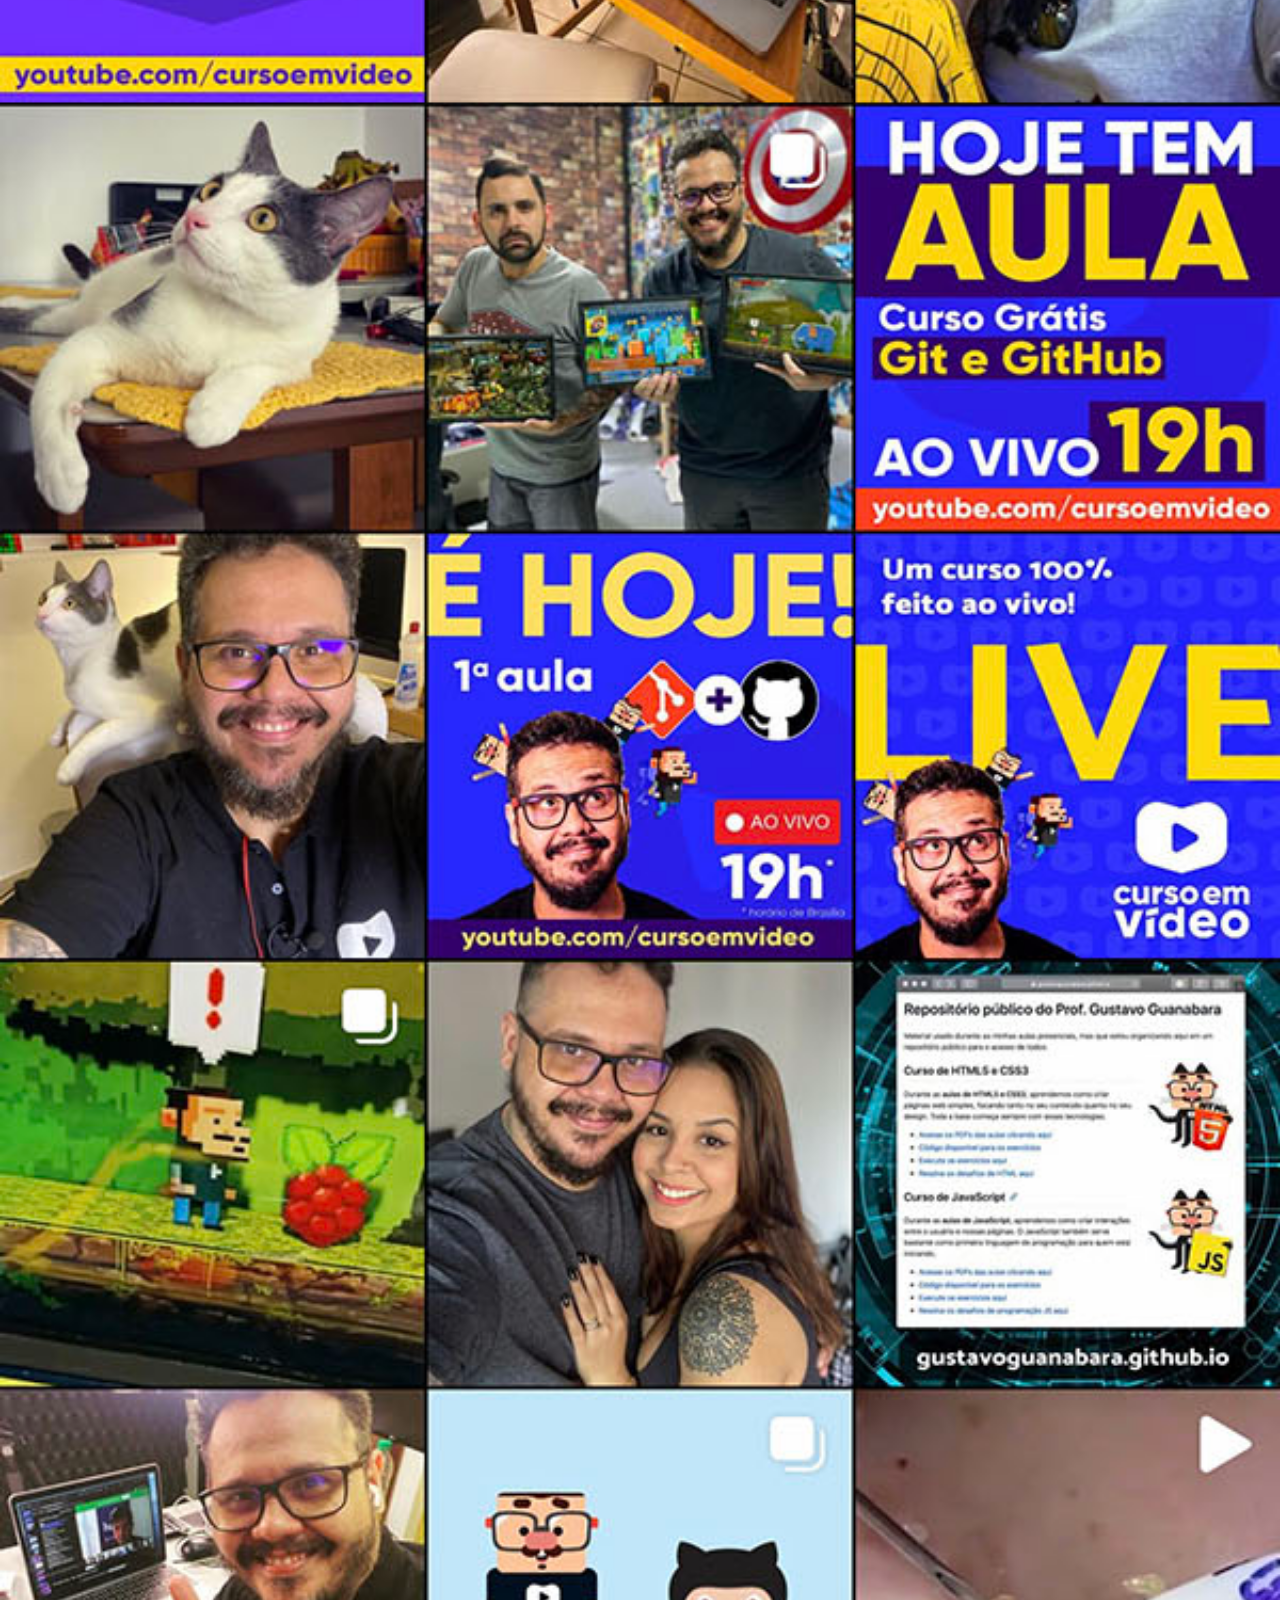
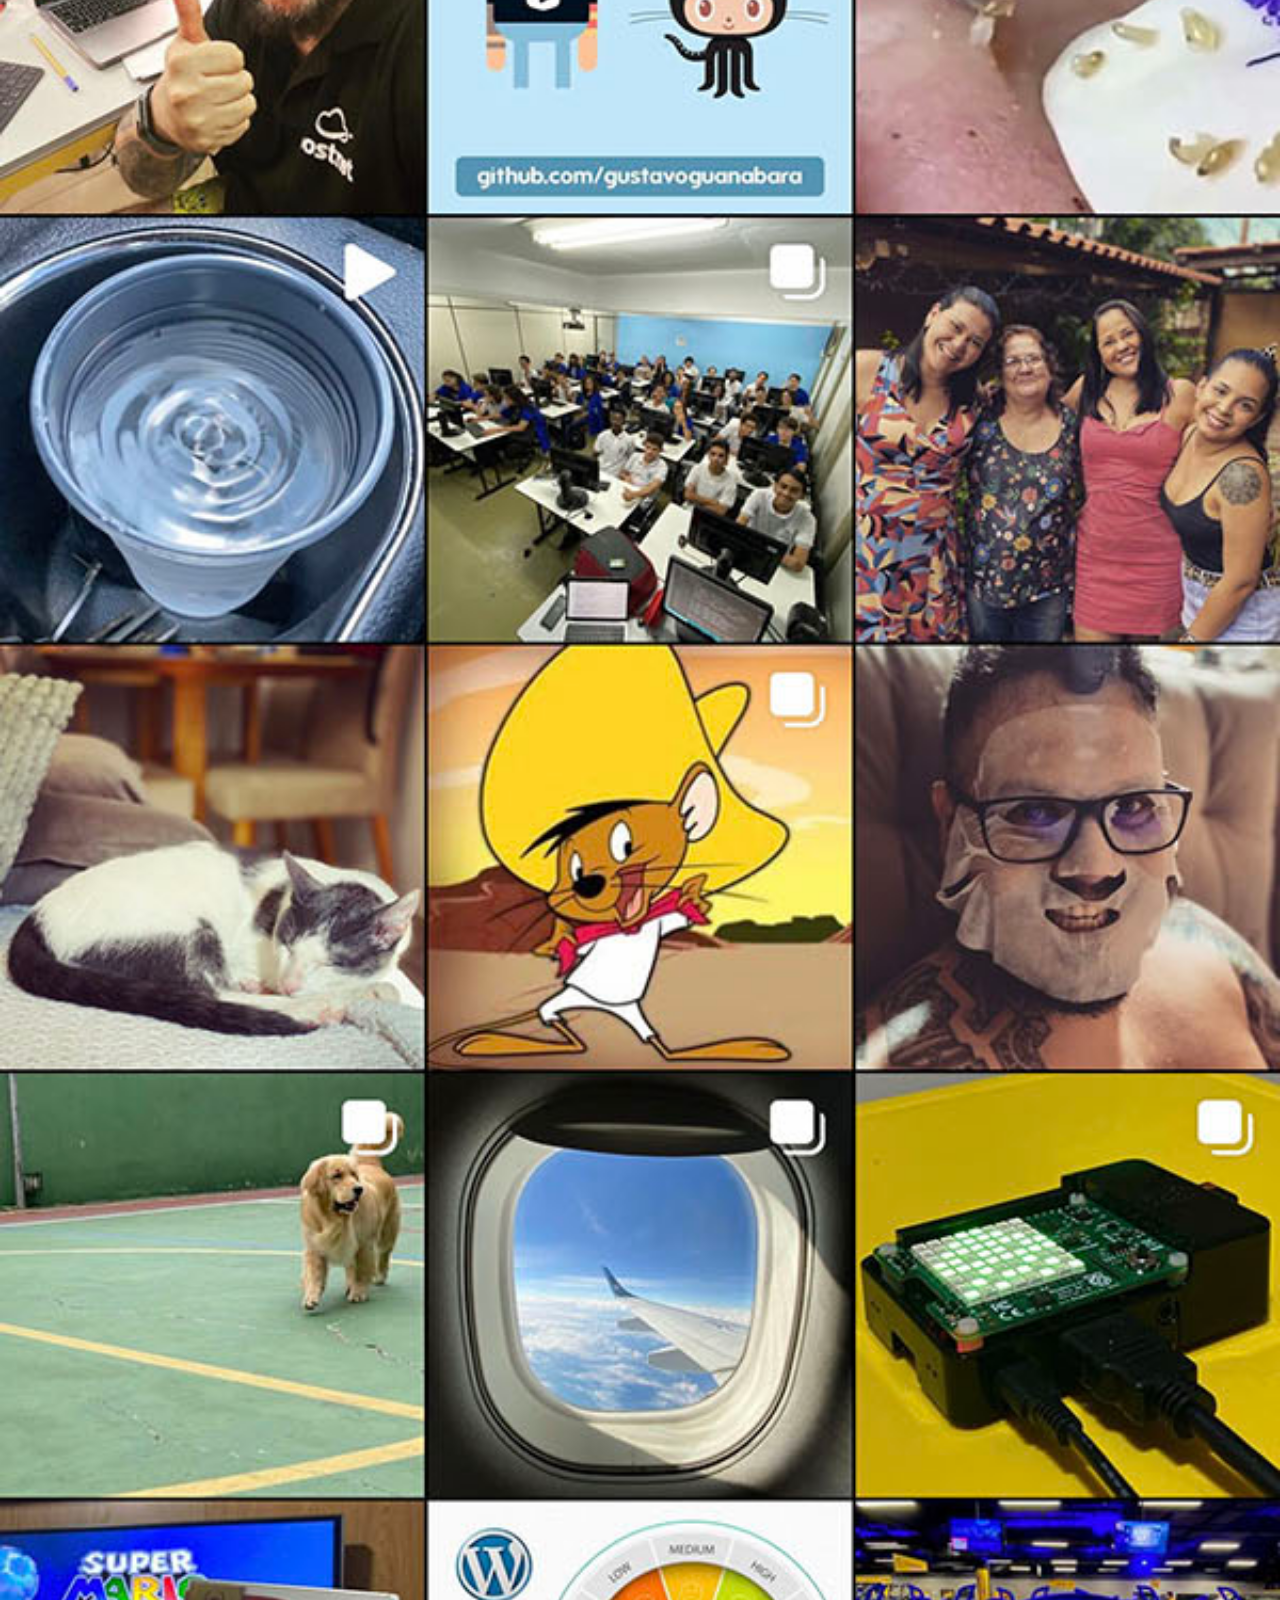
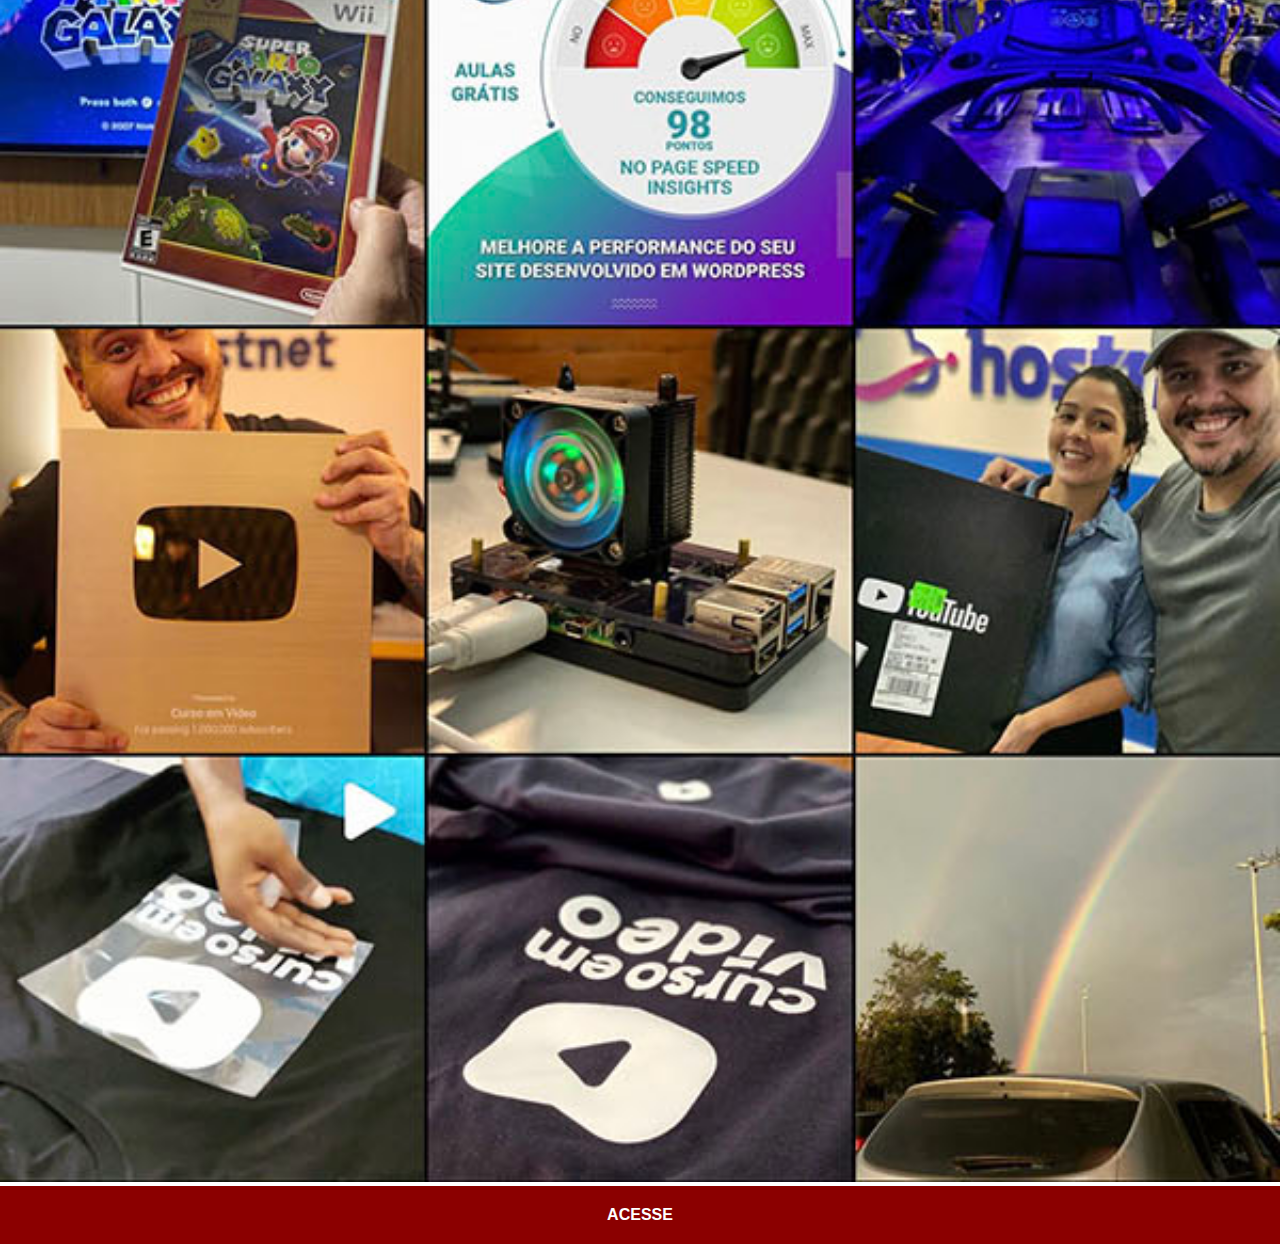
<file: stagran.html>
<!DOCTYPE html>
<html lang="pt-br">
<head>
    <meta charset="UTF-8">
    <meta name="viewport" content="width=device-width, initial-scale=1.0">
    <title>INSTAGRAN</title>
    <link rel="stylesheet" href="estilos/social.css">
</head>
<body>
    <img src="imagens/tela-instagram.jpg" alt="Instagram">
<a href="https://www.instagram.com/gustavoguanabara/" target="_blank">ACESSE</a>
</body>
</html>
</file>
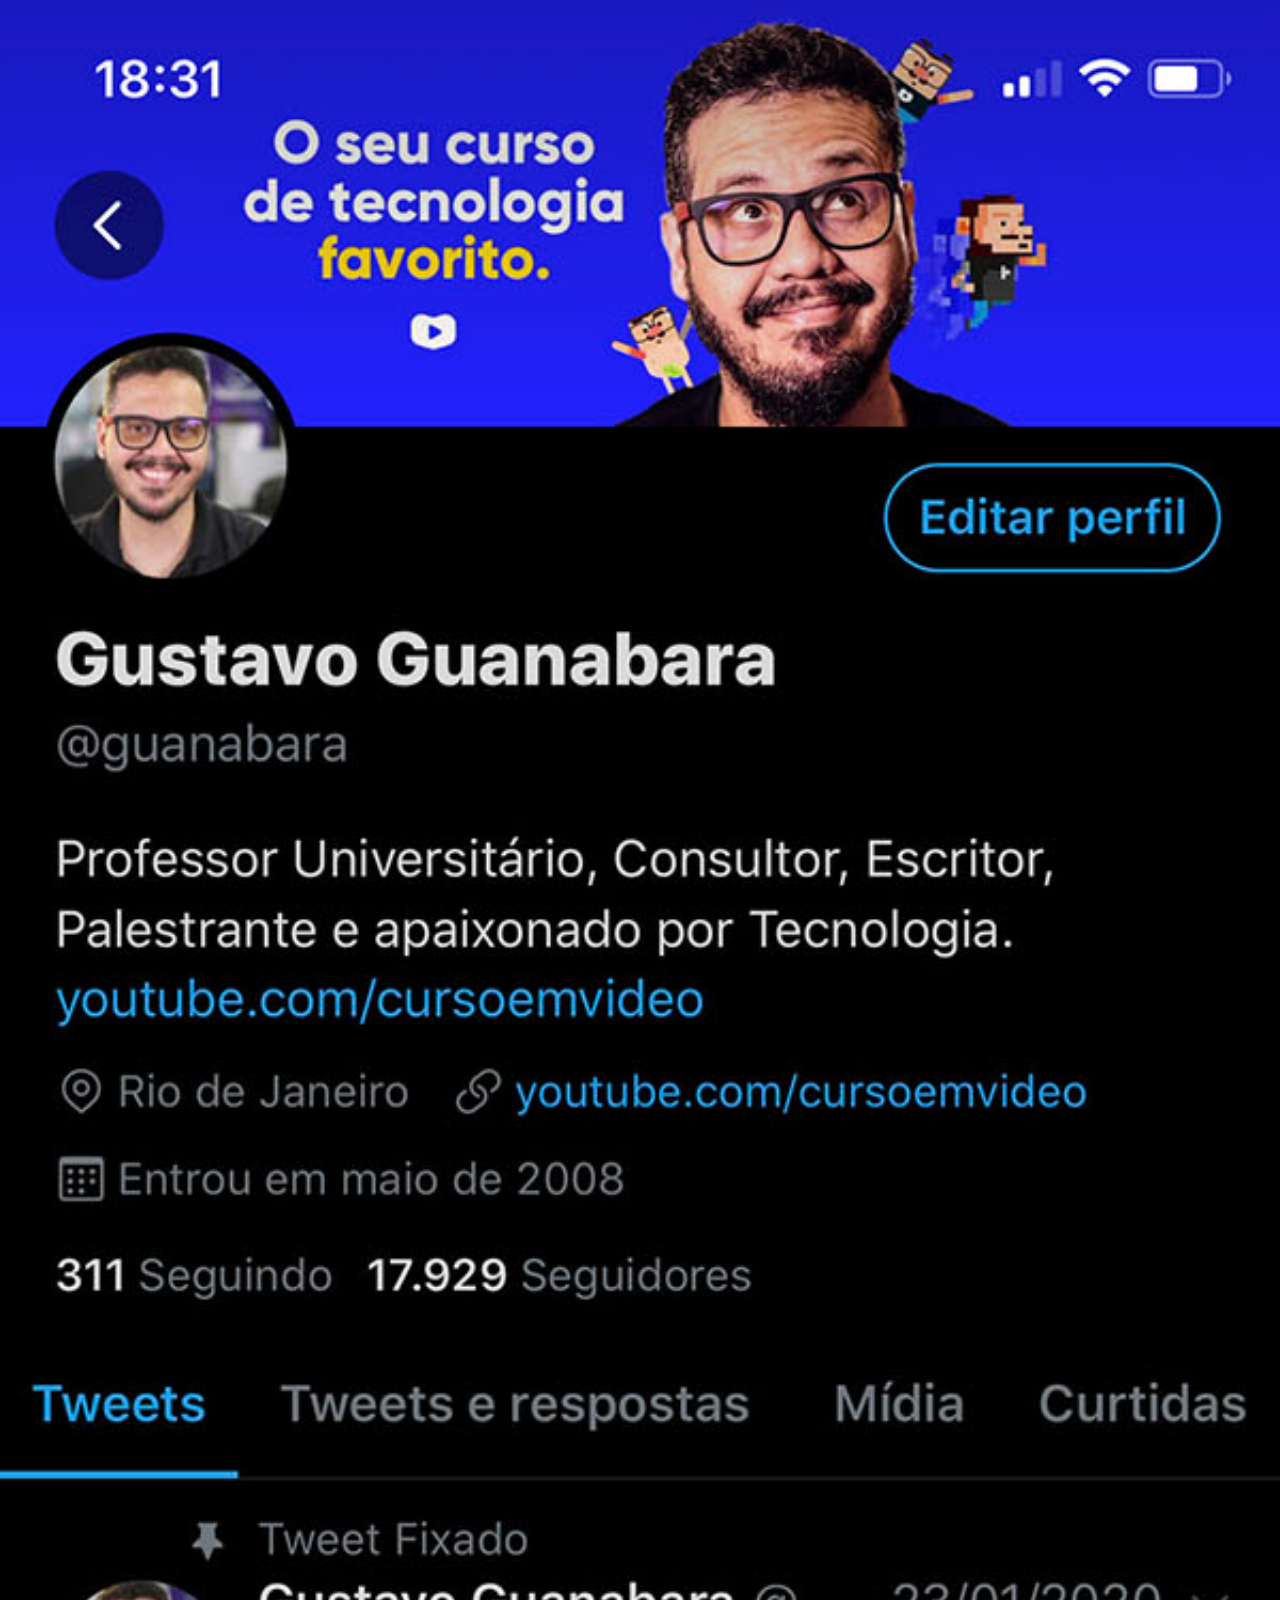
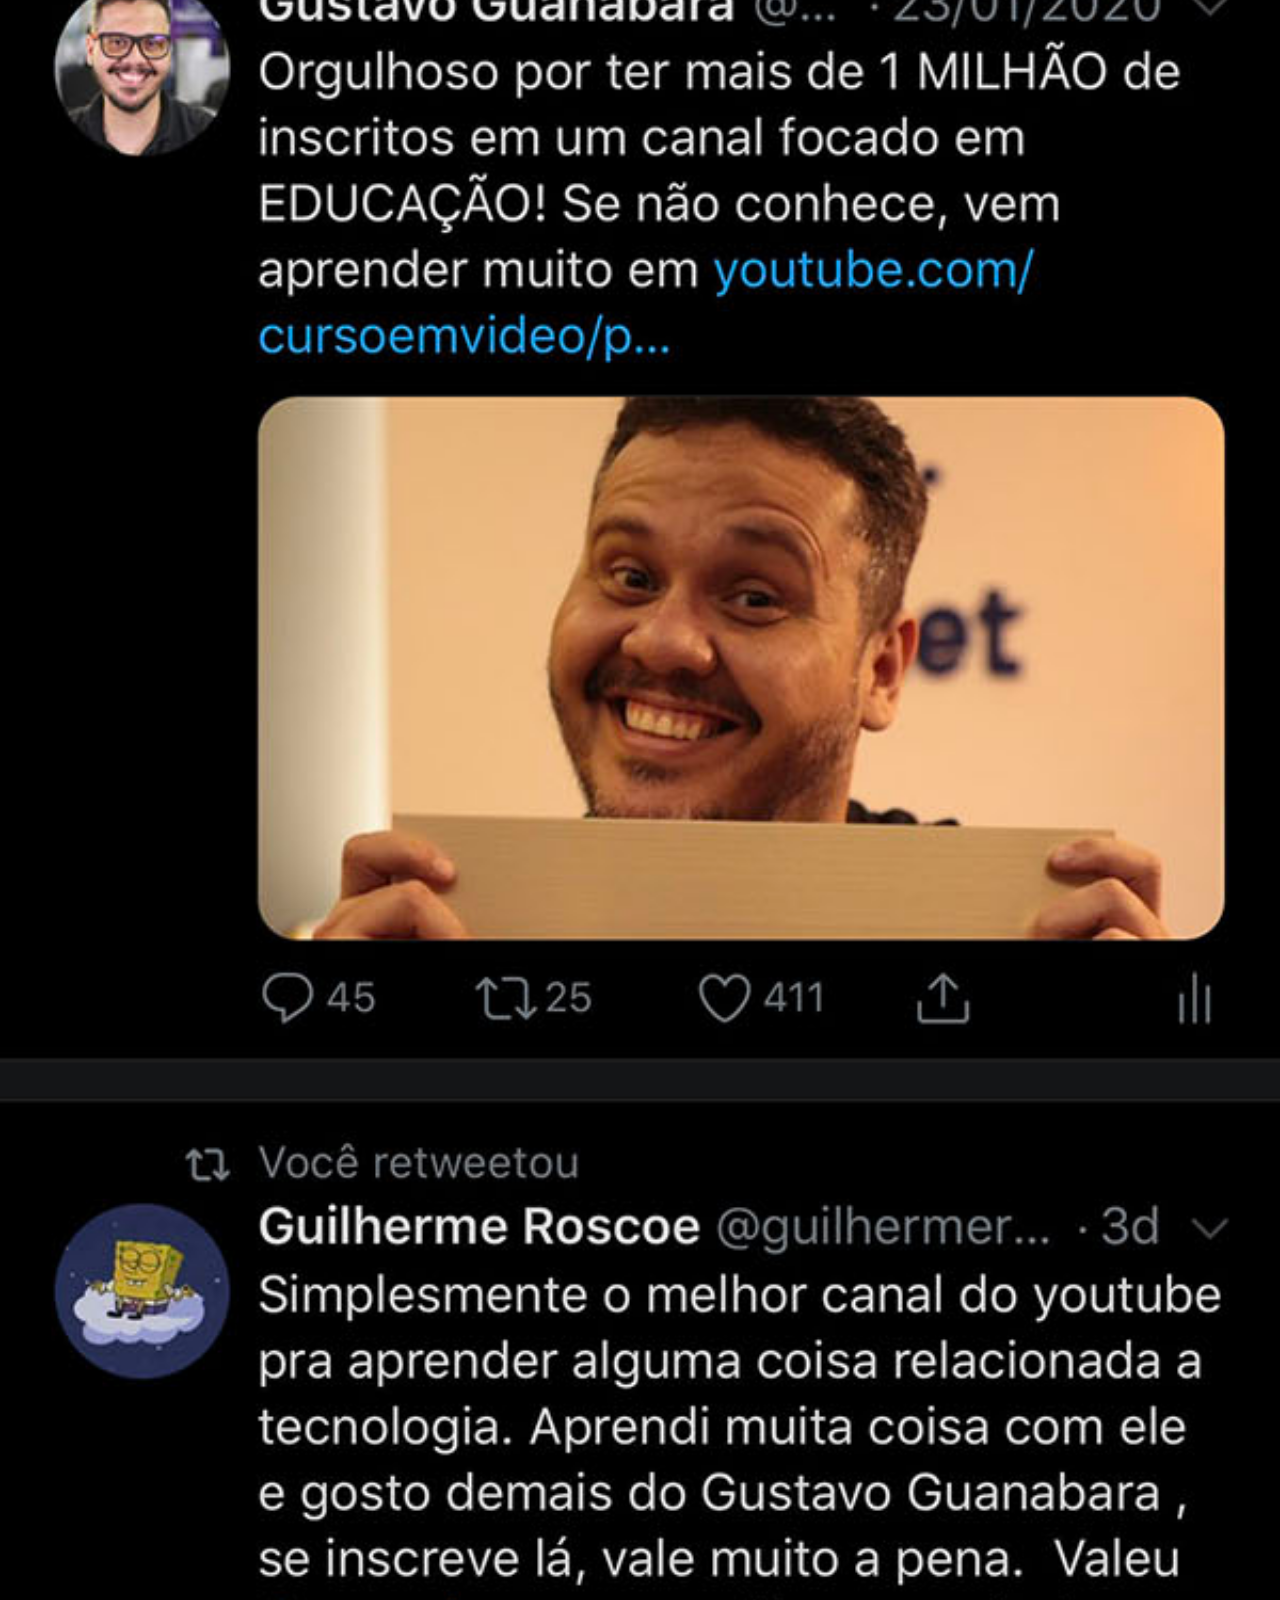
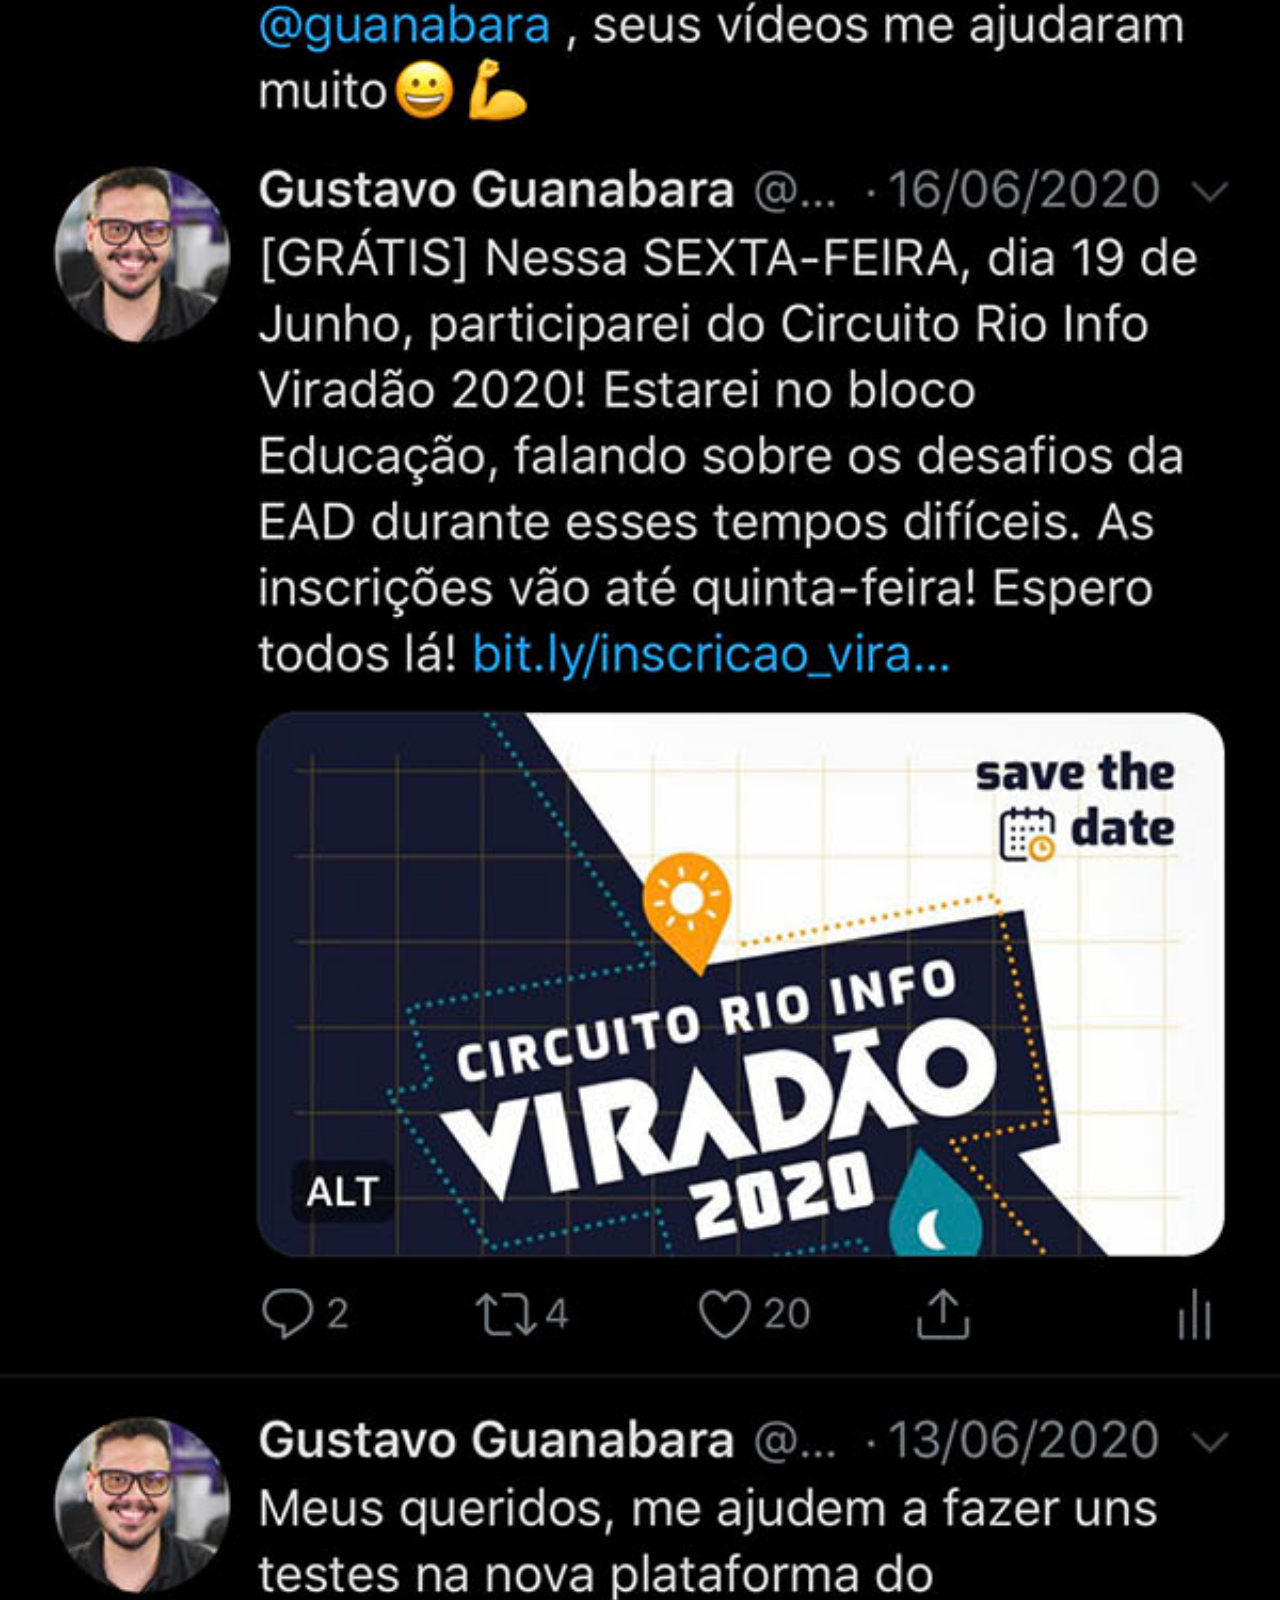
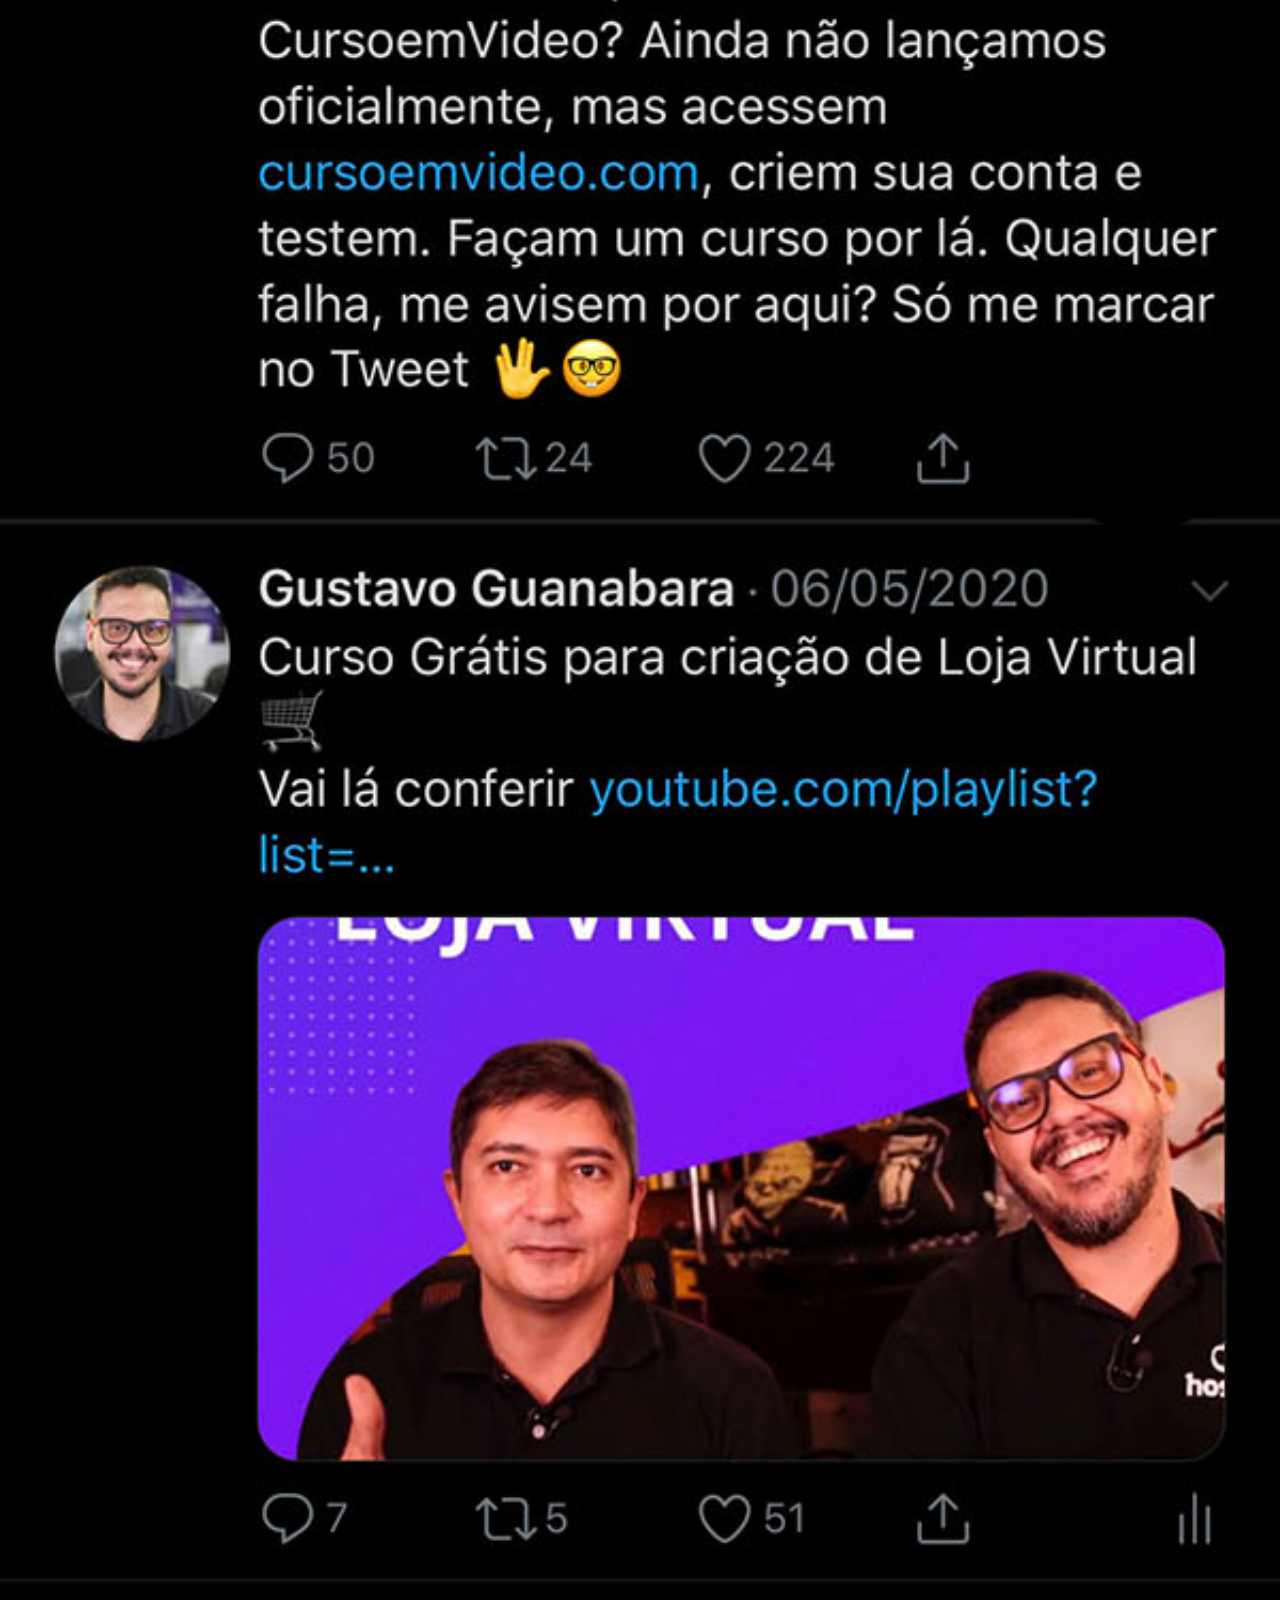
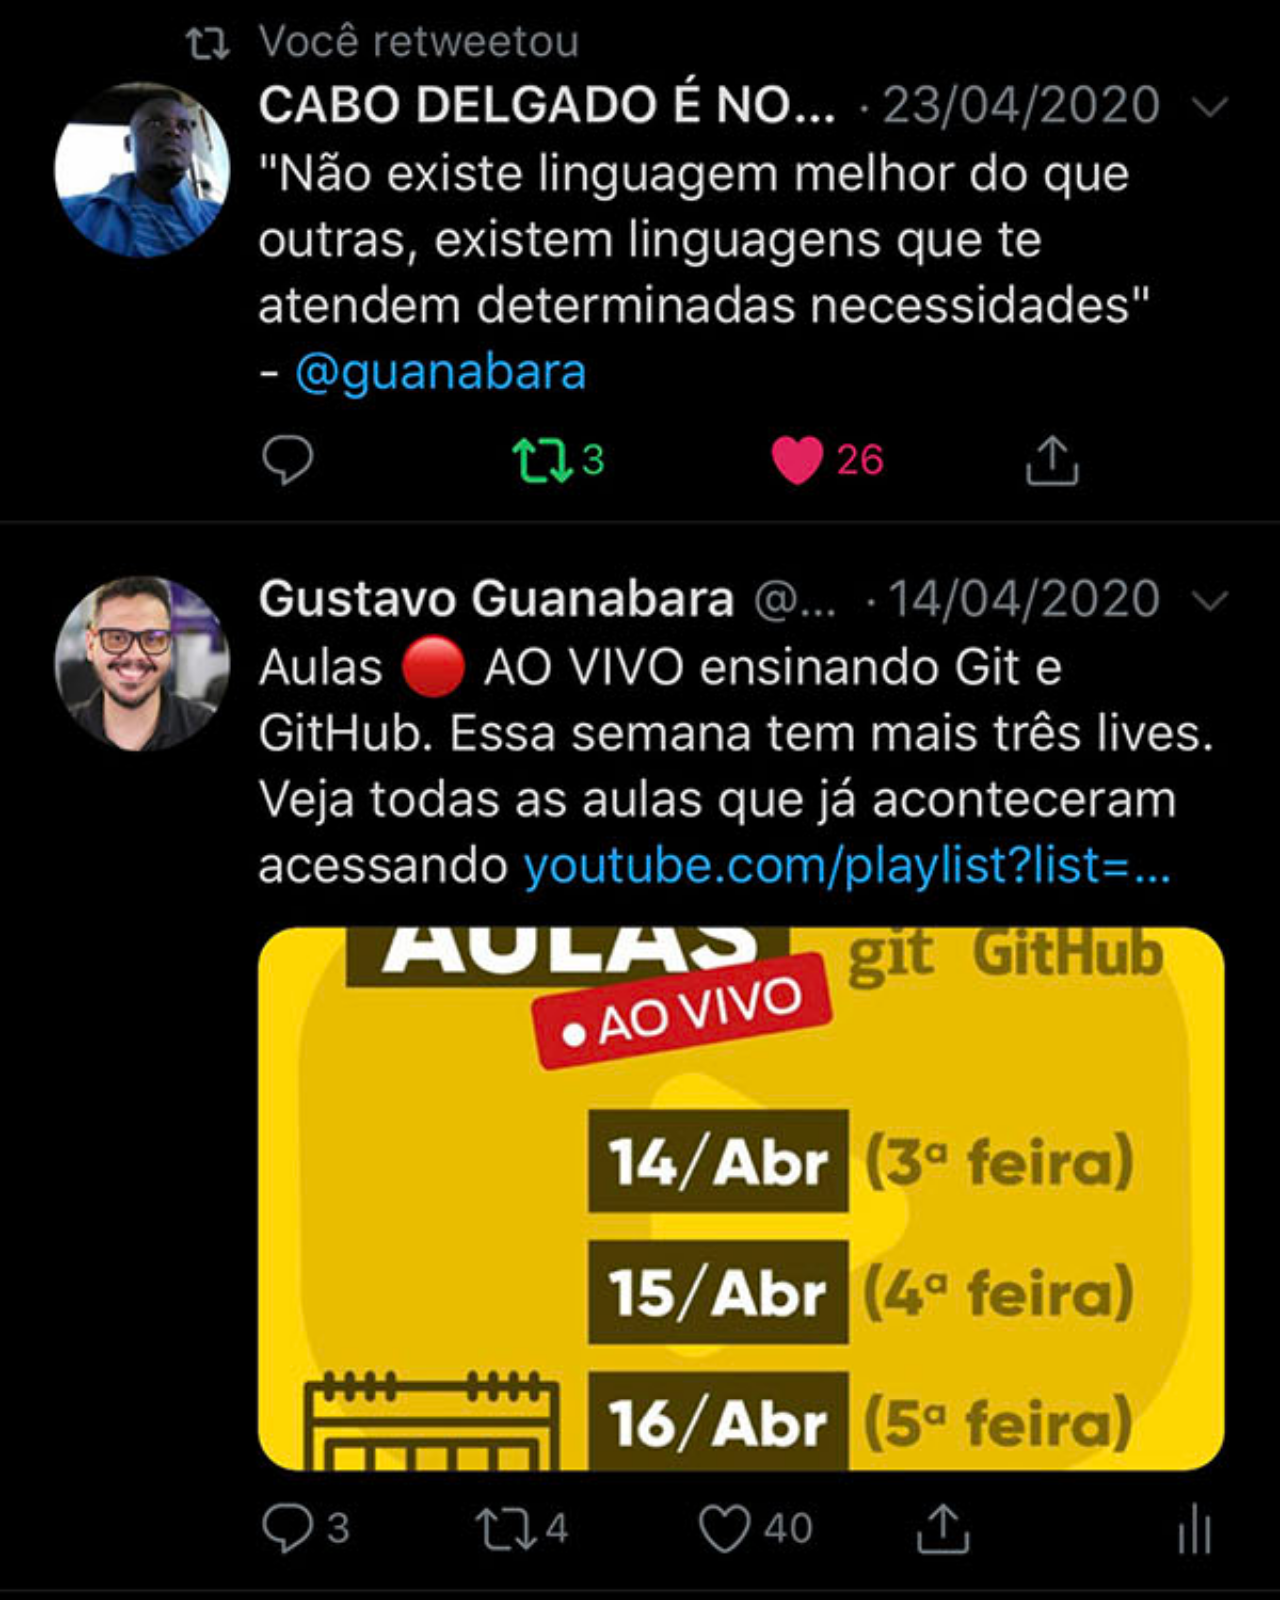
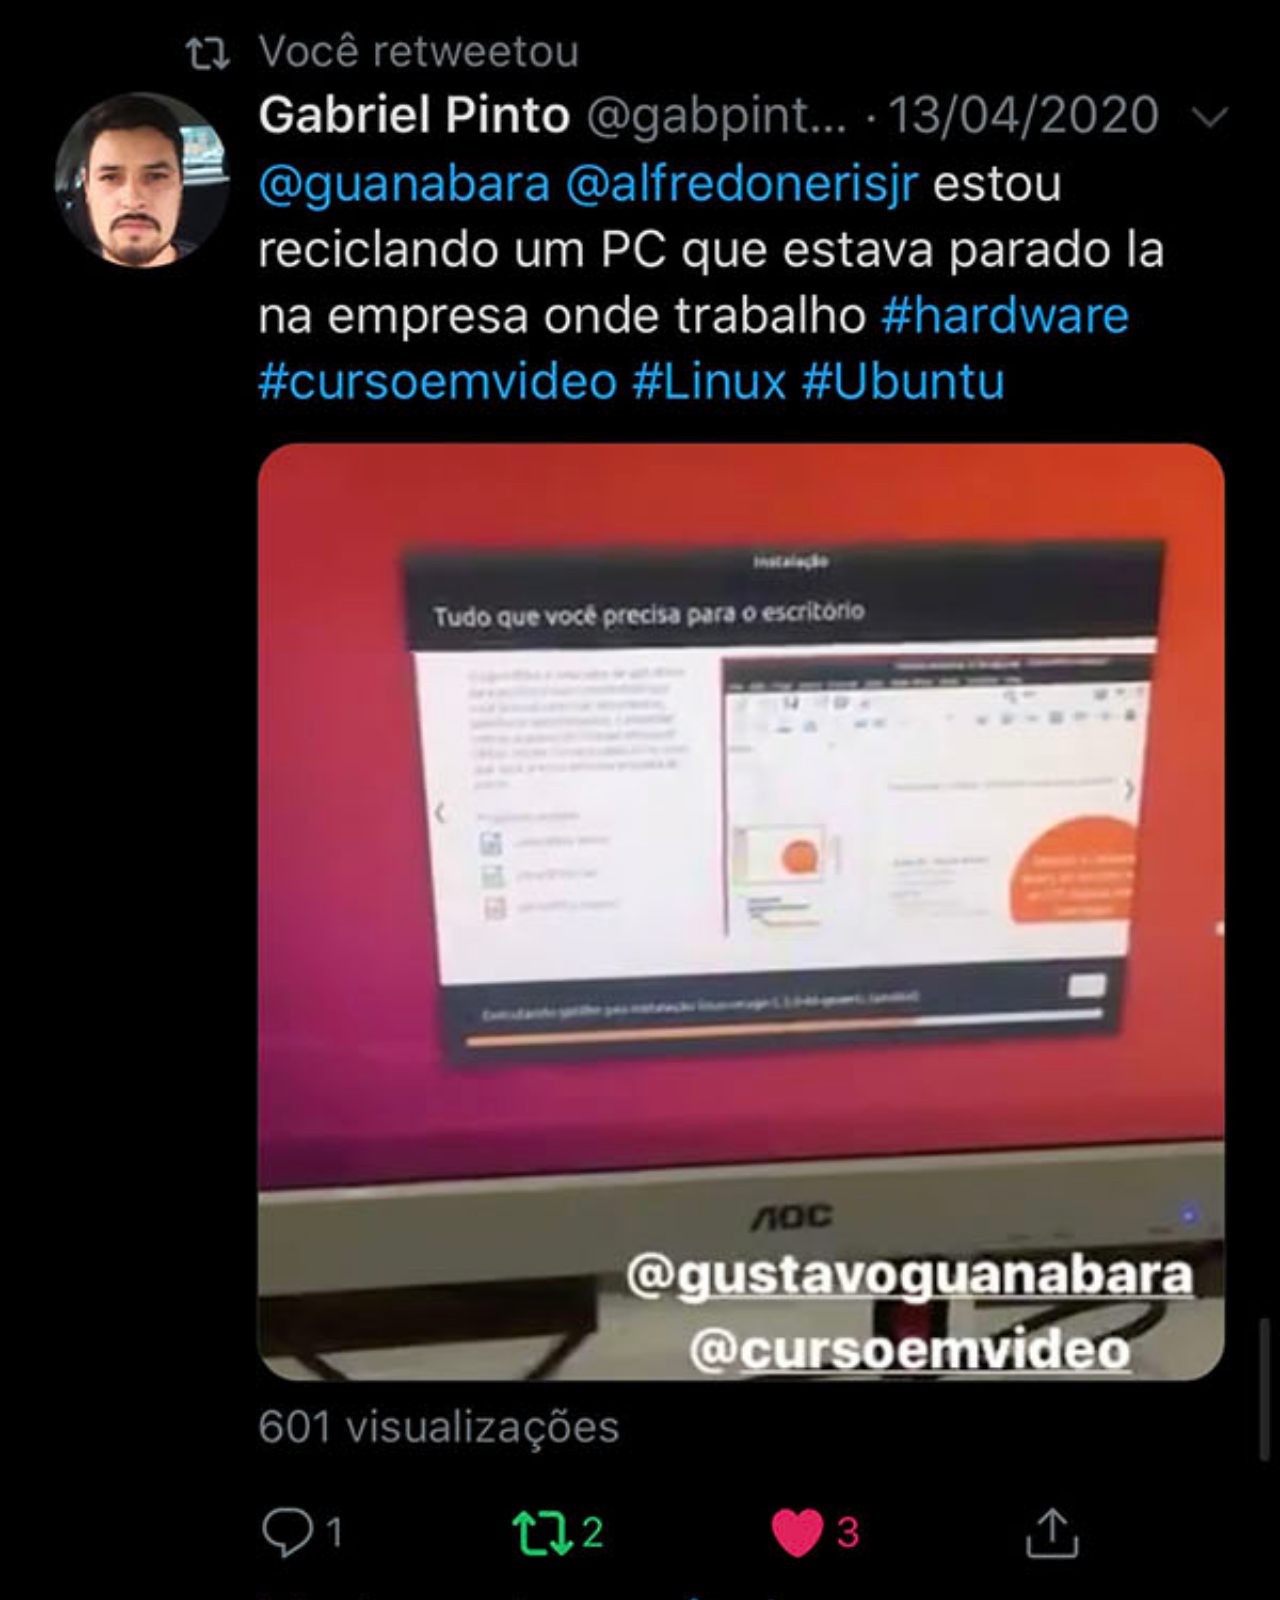
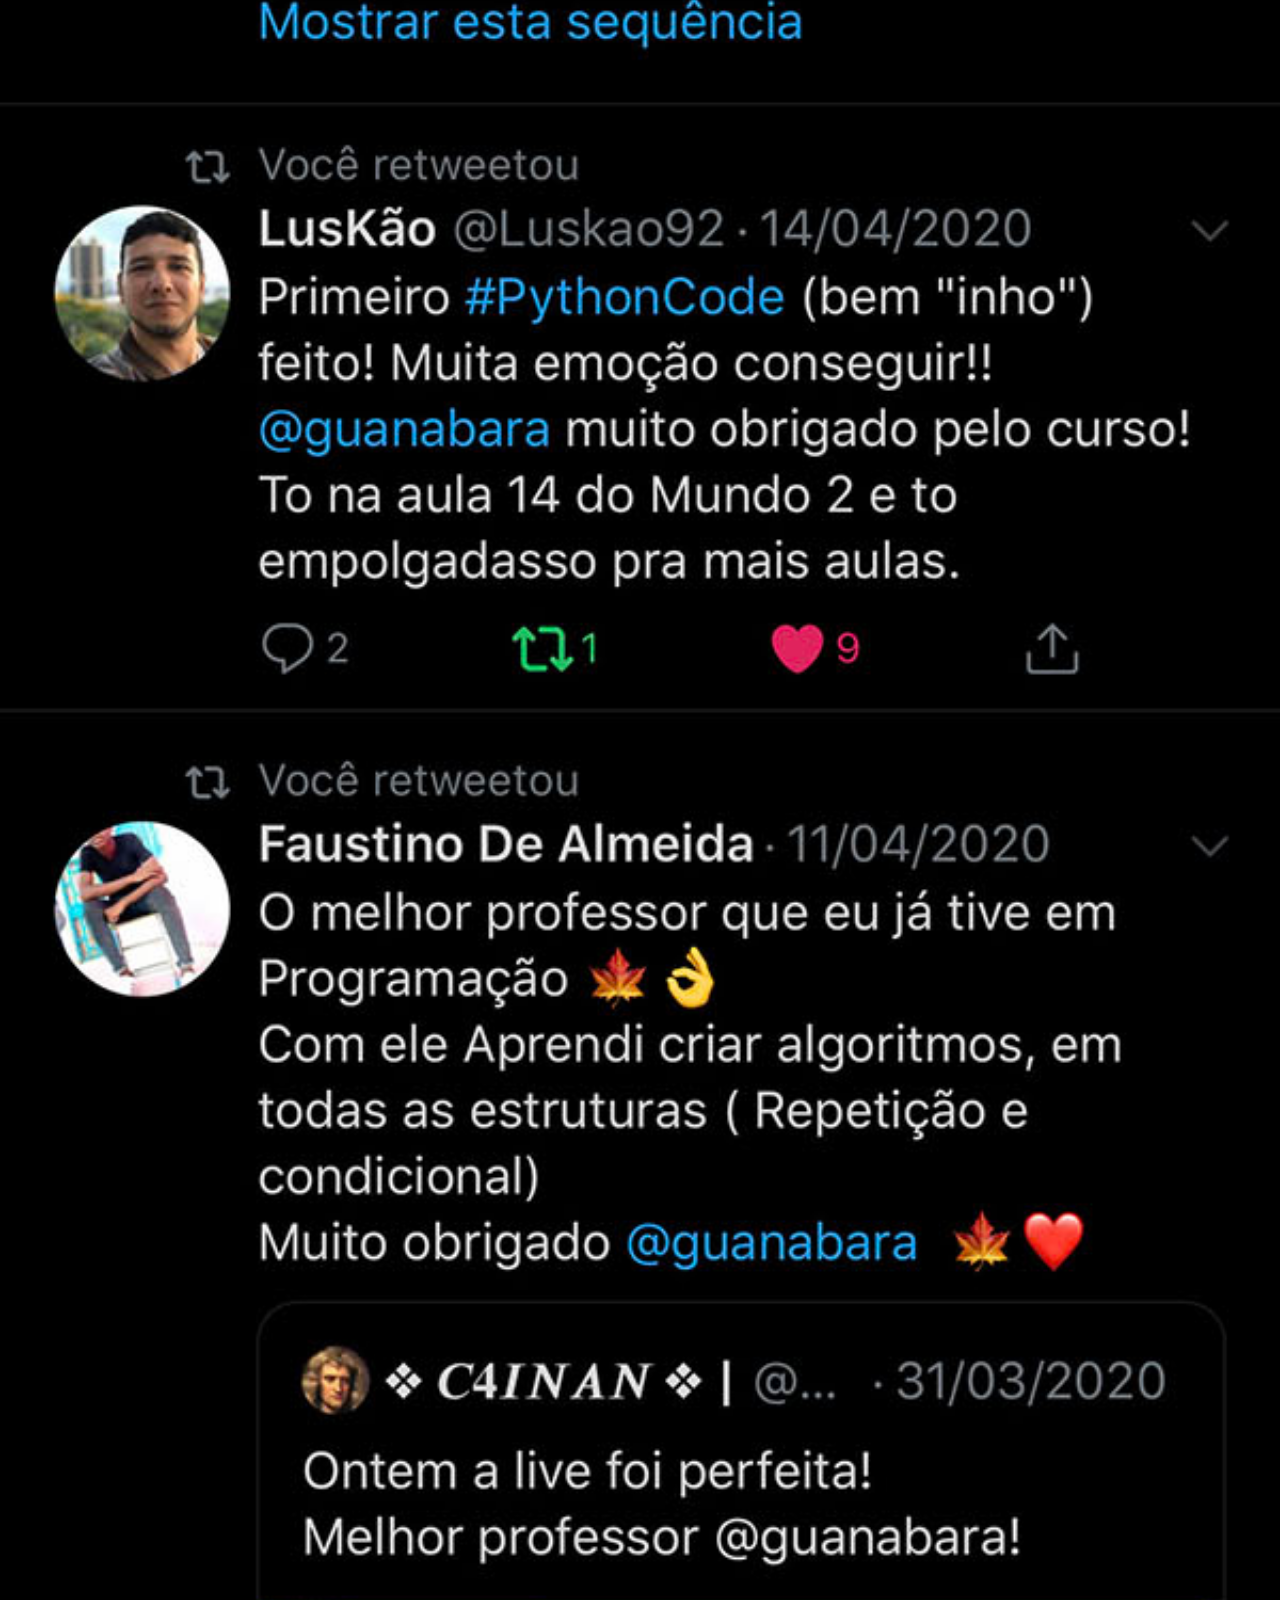
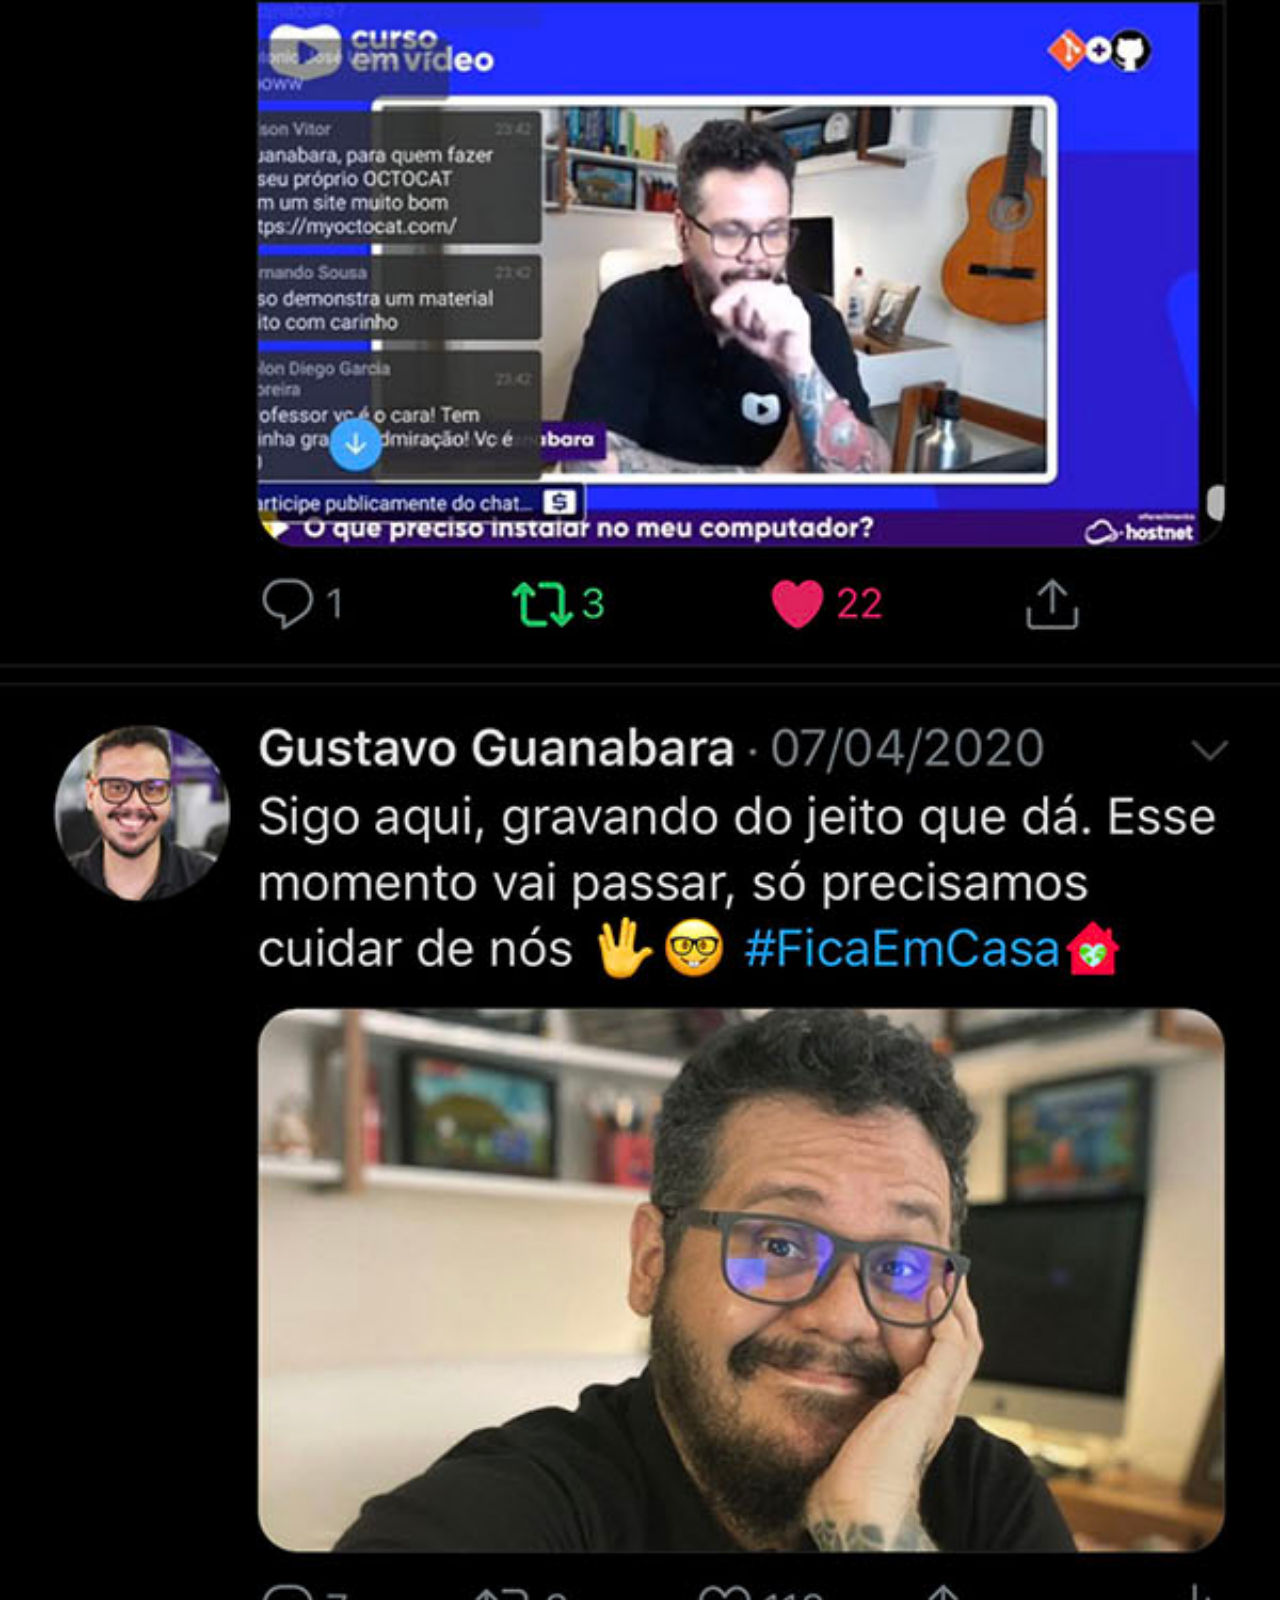
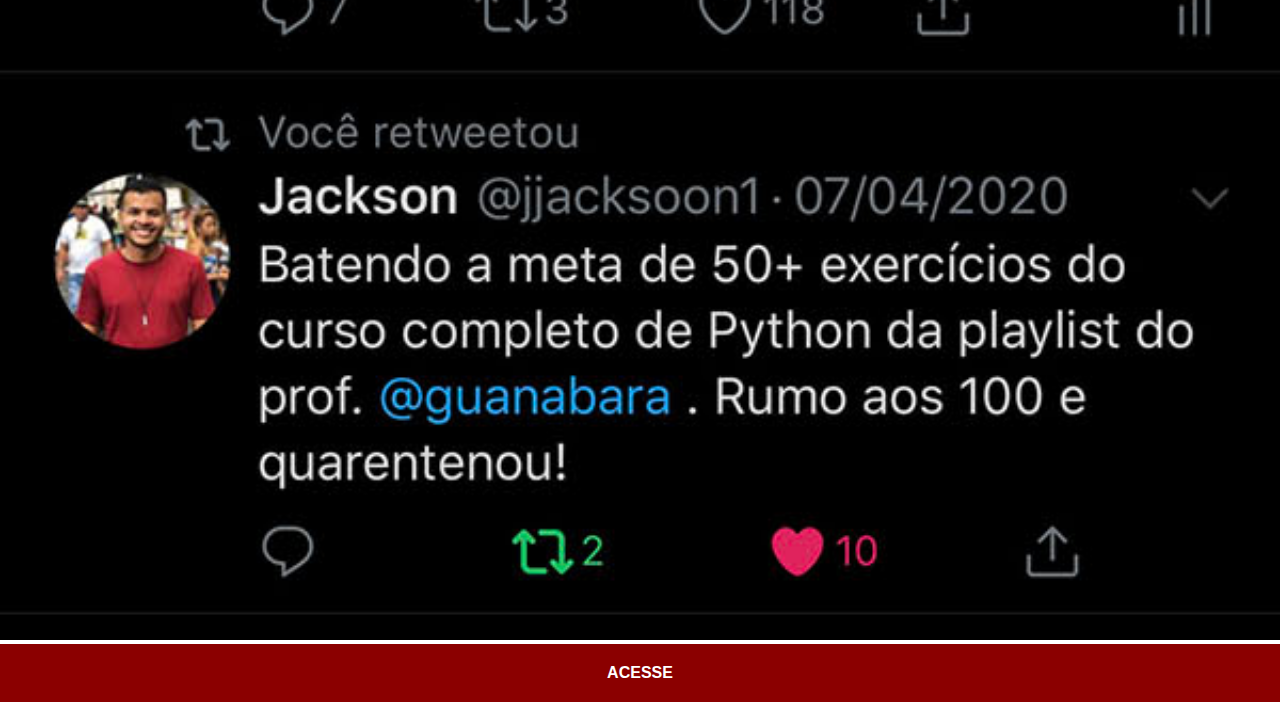
<file: twitter.html>
<!DOCTYPE html>
<html lang="pt-br">
<head>
    <meta charset="UTF-8">
    <meta name="viewport" content="width=device-width, initial-scale=1.0">
    <title>Twitter</title>
    <link rel="stylesheet" href="estilos/social.css">
</head>
<body>
    <img src="imagens/tela-twitter.jpg" alt="Twitter">
<a href="twitter/gustavoguanabara" target="_blank">ACESSE</a>
</body>
</html>
</file>
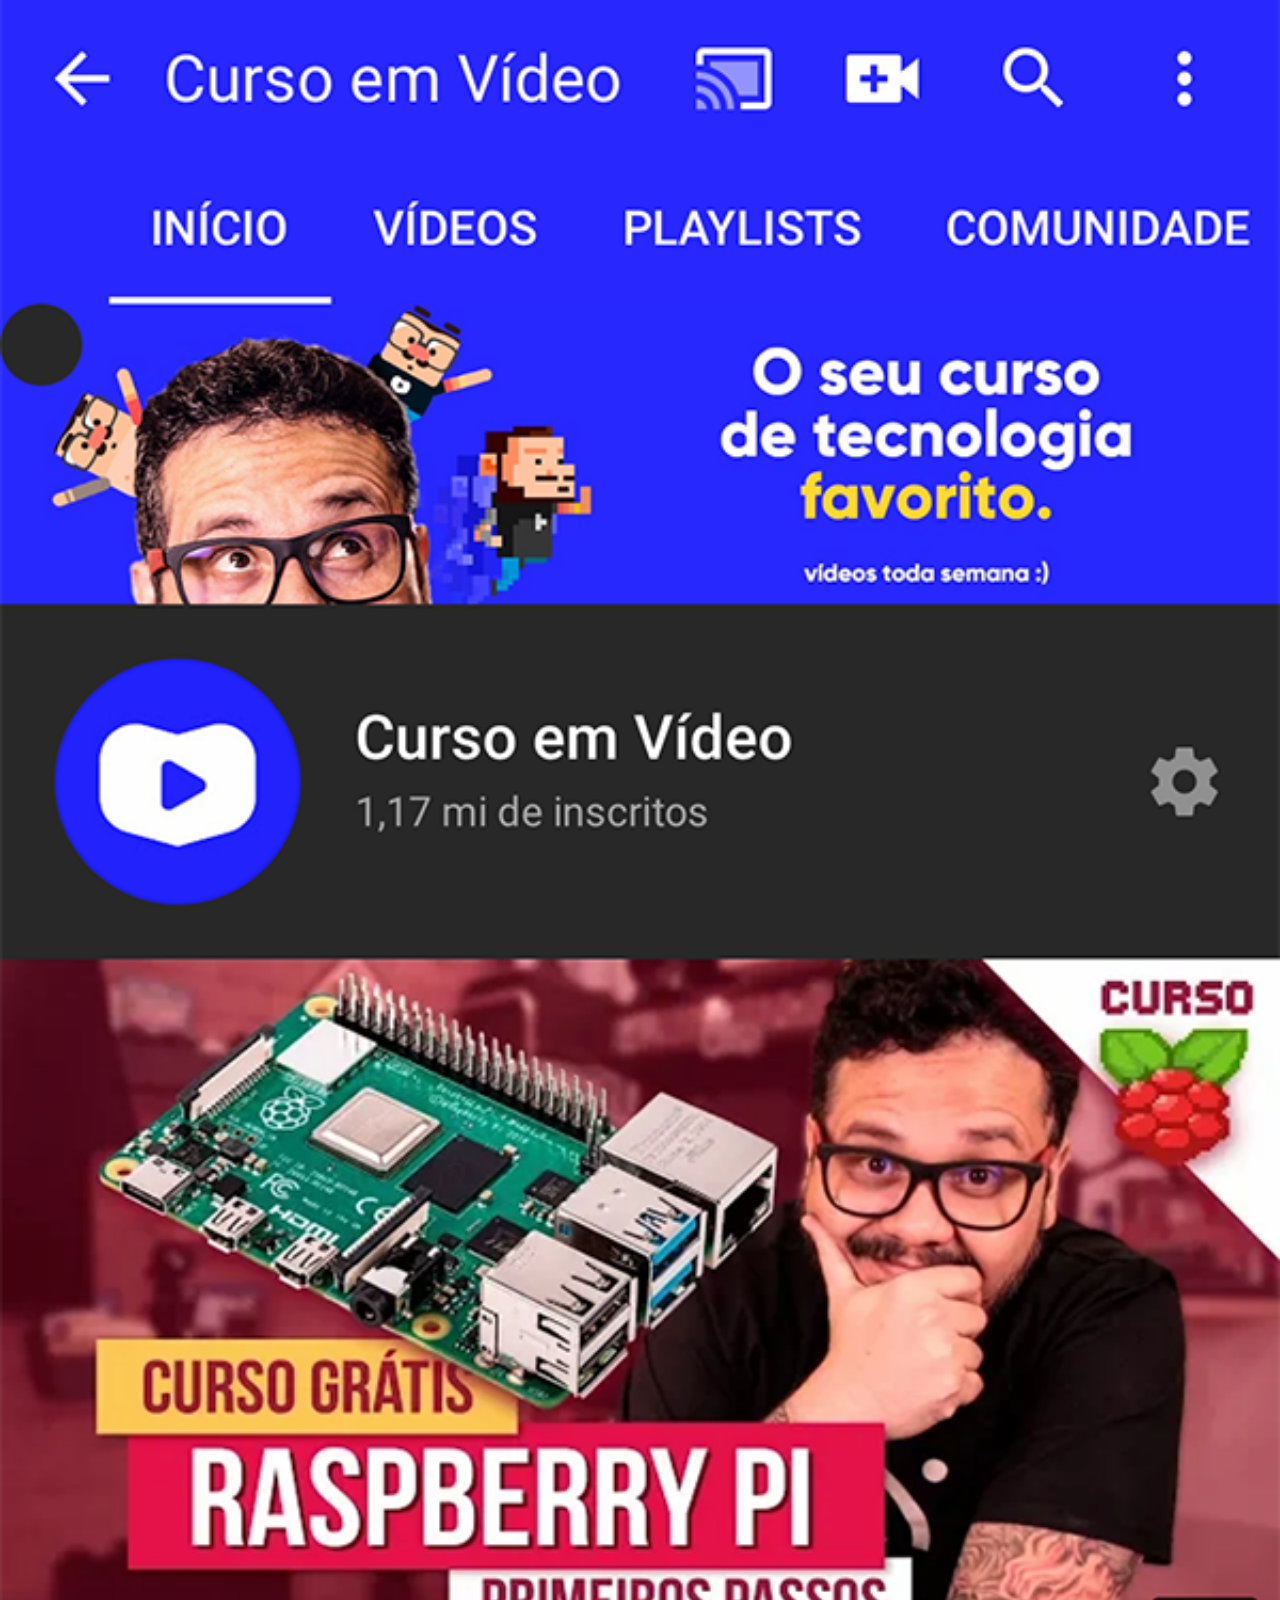
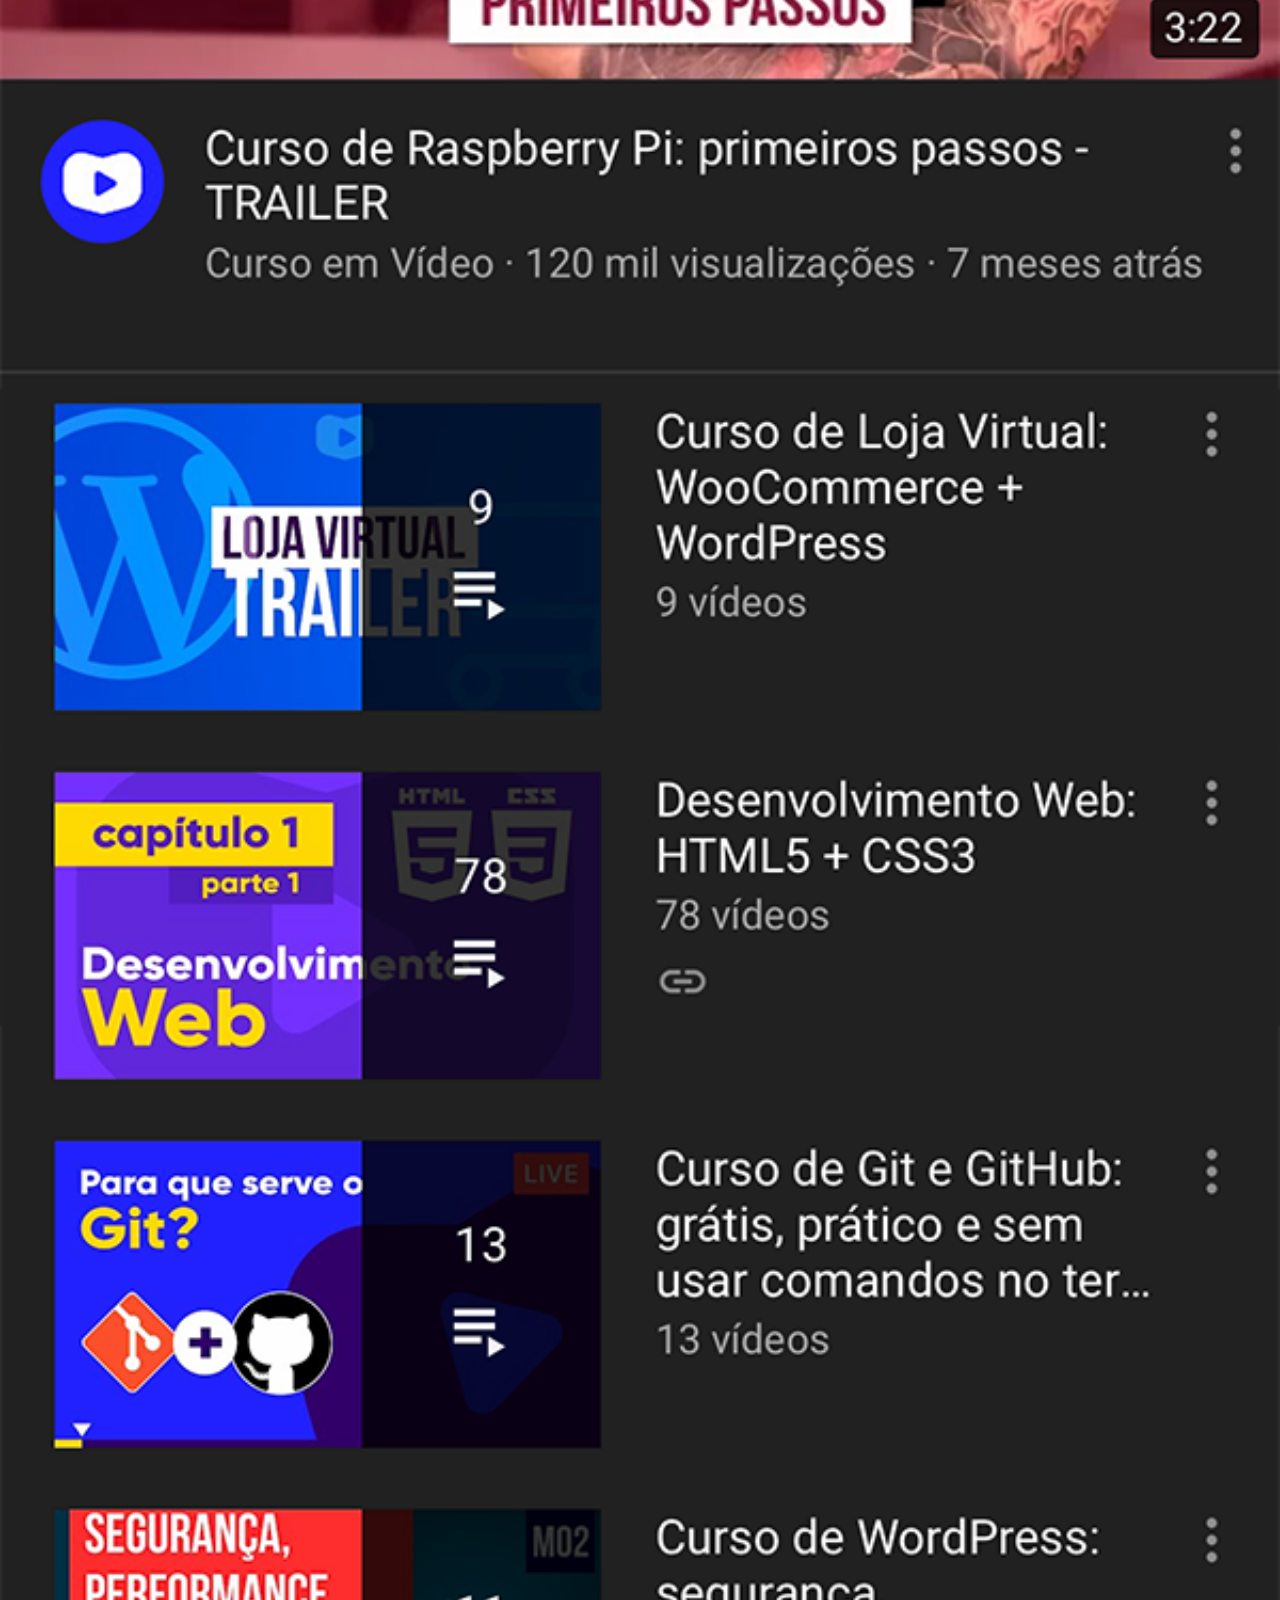
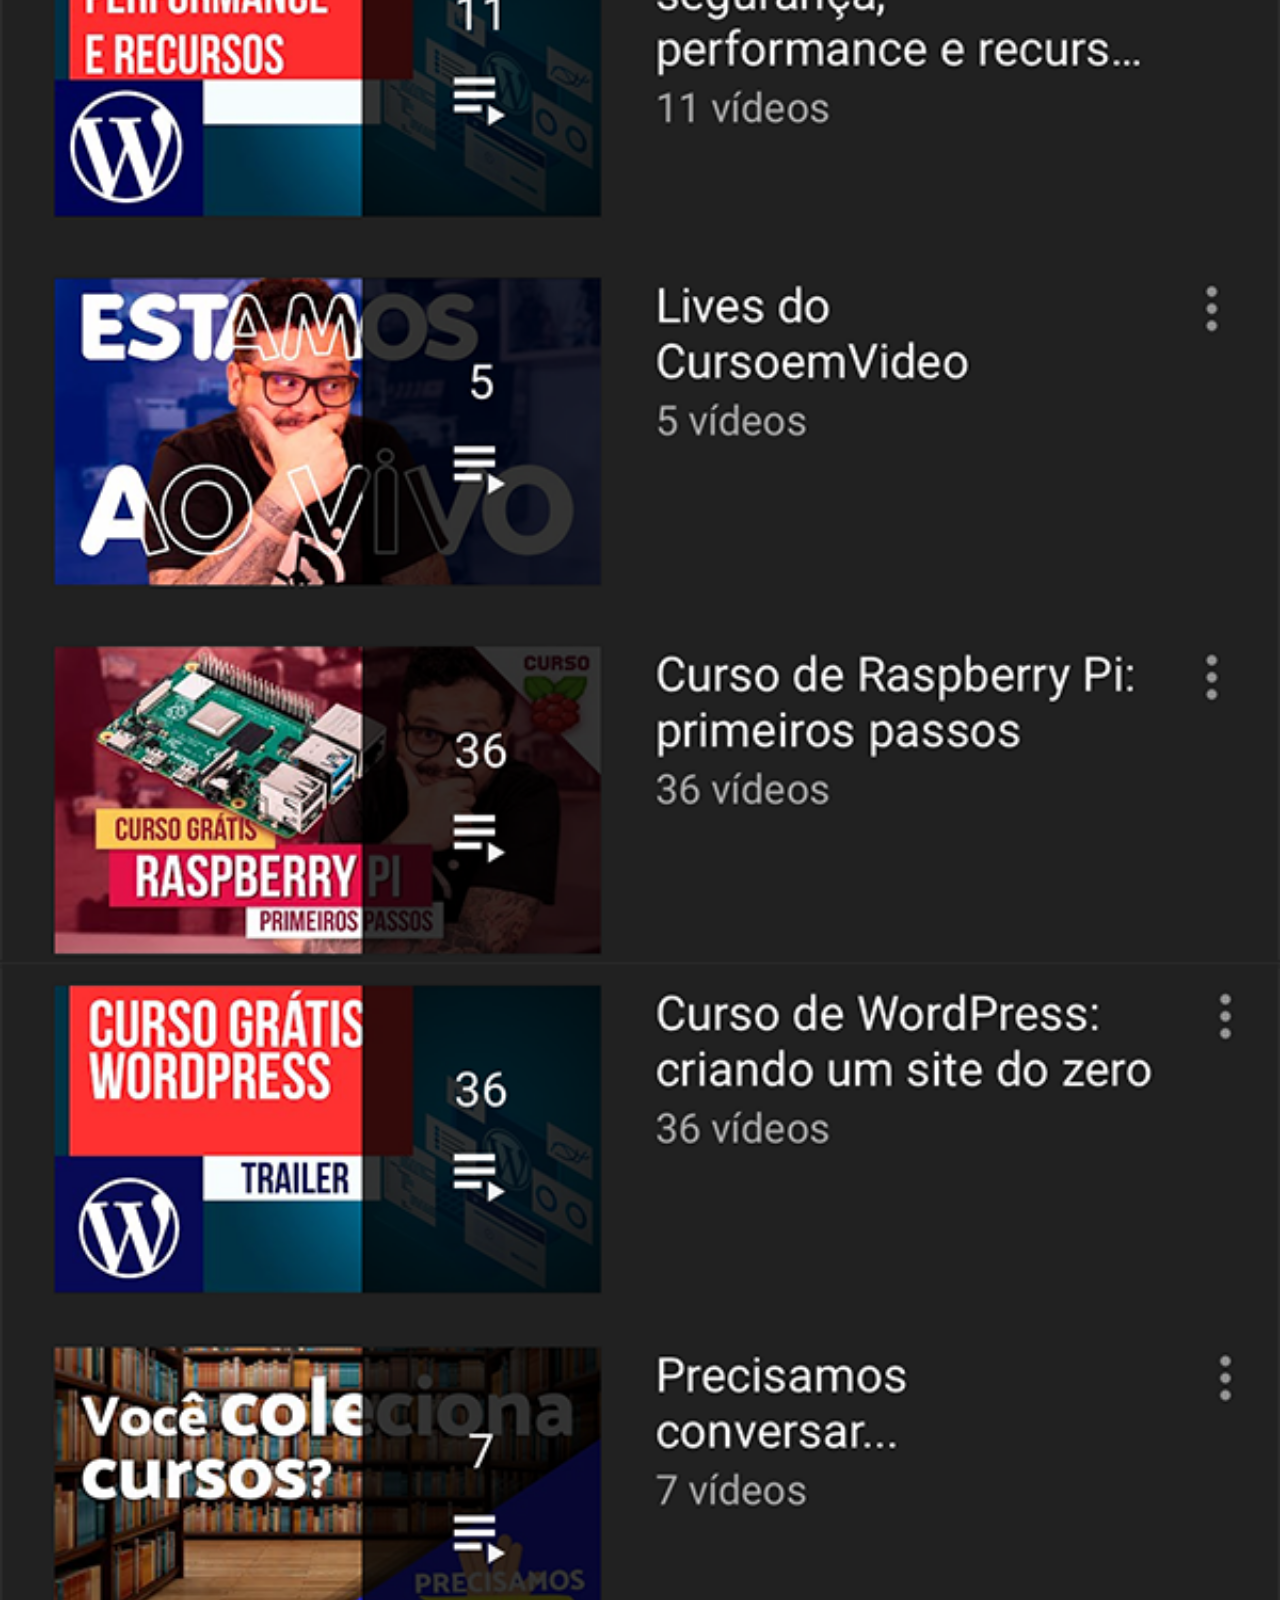
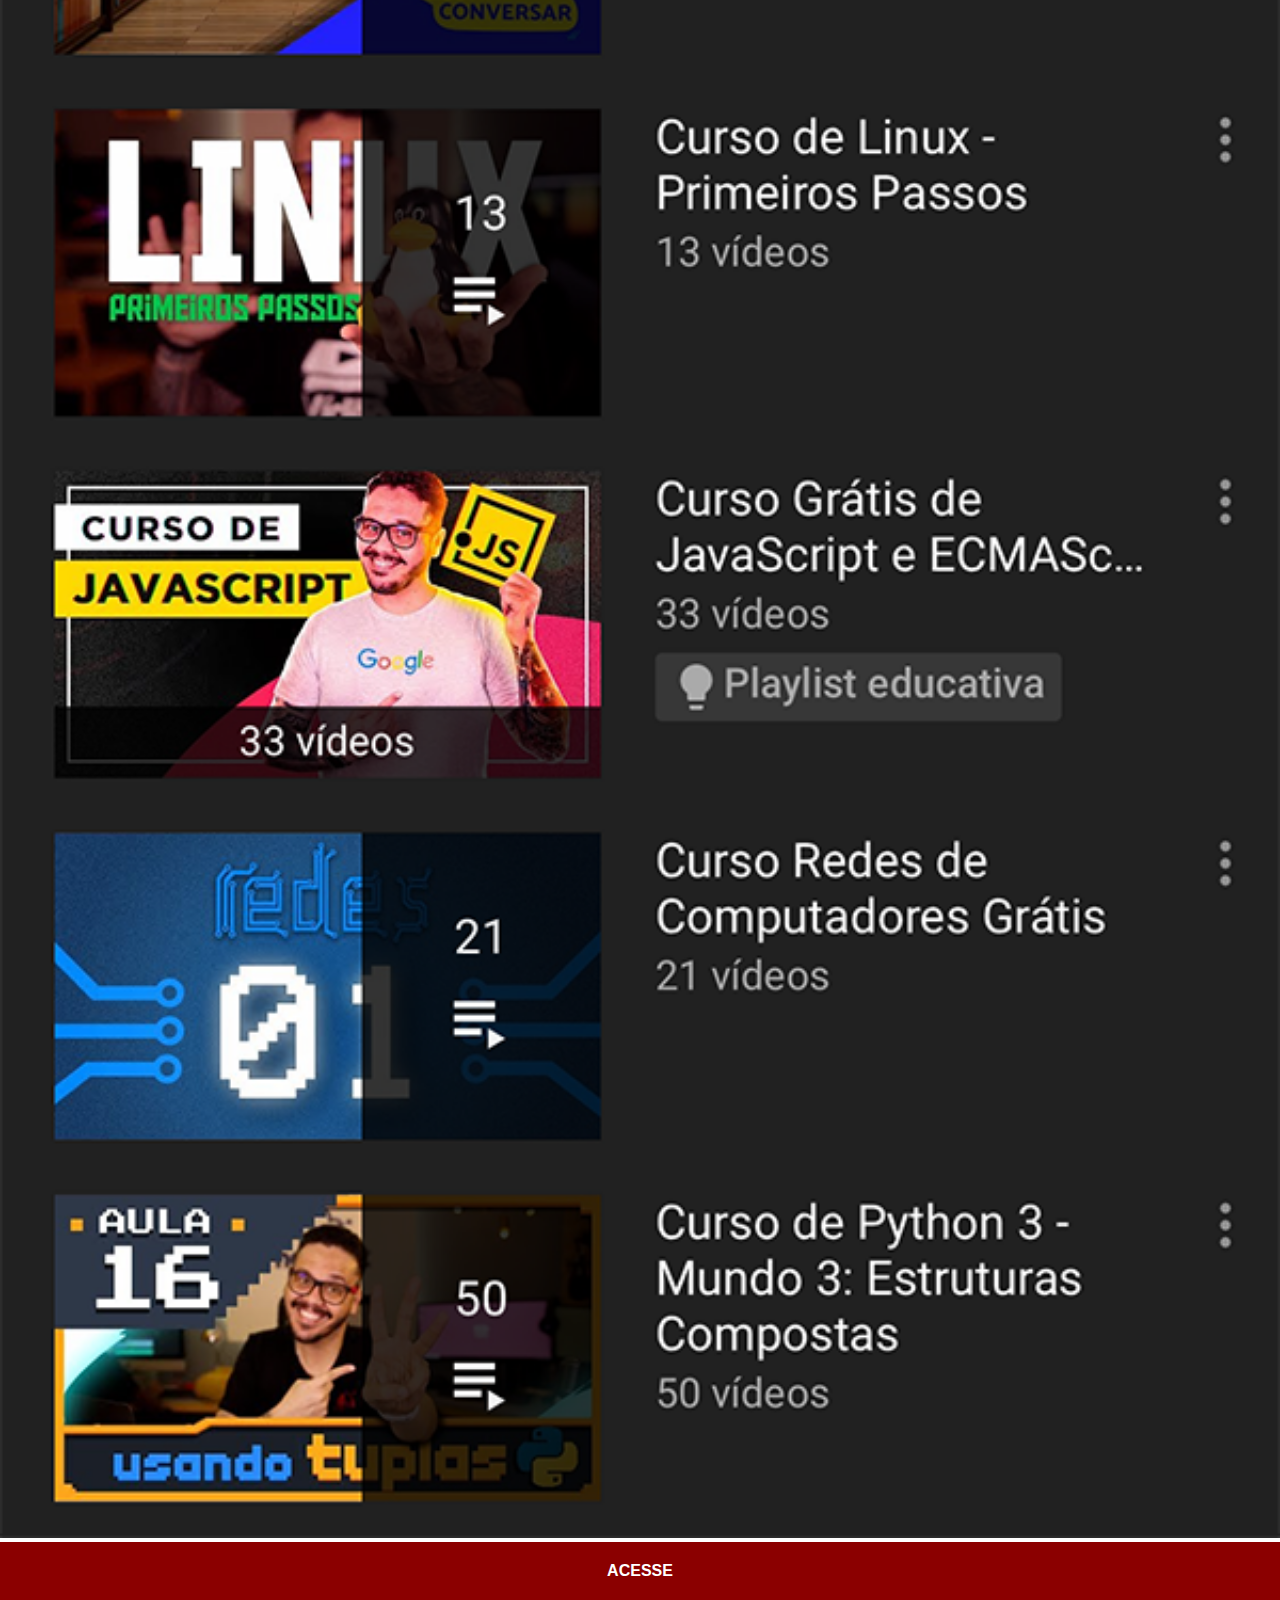
<file: youtube.html>
<!DOCTYPE html>
<html lang="pt-br">
<head>
    <meta charset="UTF-8">
    <meta name="viewport" content="width=device-width, initial-scale=1.0">
    <title>Youtube</title>
    <link rel="stylesheet" href="estilos/social.css">
</head>
<body>
    <img src="imagens/tela-youtube.png" alt="YouTube">
<a href="https://www.youtube.com/user/cursosemvideo/playlists" target="_blank">ACESSE</a>
</body>
</html>
</file>
<file: stylos/style.css>
@charset "UTF8";

* {
    margin: 0px;
    padding: 0px;
    font-family: Arial, Helvetica, sans-serif;
}

html, body {
    height: 100vh;
    width: 100vw;
    background-color: black;
}

body {
    background: url("../imagens/fundo-madeira.jpg") no-repeat top center;
    background-size: cover;
    background-attachment: fixed;
}

main {
    position: relative;
    height: 100vh;
}

section#telefone {
    position: absolute;
    top: 50%;
    left: 50%;
    transform: translate(-50%, -50%);
    height: 627px;
    width: 311px;
    background: url("../imagens/frame-iphone.png") no-repeat;
}

iframe#tela {
    position: relative;
    top: 80px;
    left: 22px;
    width: 267px;
    height: 471px;
}

section#redes-sociais {
    text-align: right;
}

section#redes-sociais img {
    width: 50px;
    margin: 10px;
    border-radius: 50%;
    box-shadow: 2px 2px 5px rgb(0, 0, 0, 0.400);
    box-sizing: border-box;
}

section#redes-sociais img:hover {
    border: 2px solid rgb(255, 255, 255, 0.637);
    transform: translate(-3px, -3px);
    box-shadow: 5px 5px 10px rgb(0, 0, 0, 0.623);
    transition: transform .3s, border 1s;
}
</file>
<file: estilos/social.css>
@charset "UTF8" ;

* {
    margin: 0px;
    padding: 0px;
    font-family: Arial, Helvetica, sans-serif;
}

::-webkit-scrollbar {
    width: 0px;
    height: 0px;
}

img {
    width: 100vw;
}

a {
    display: block;
    background-color: darkred;
    color: white;
    padding: 20px;
    text-align: center;
    font-weight: bolder;
    text-decoration: none;
}

a:hover {
    background-color: red;
}
</file>
